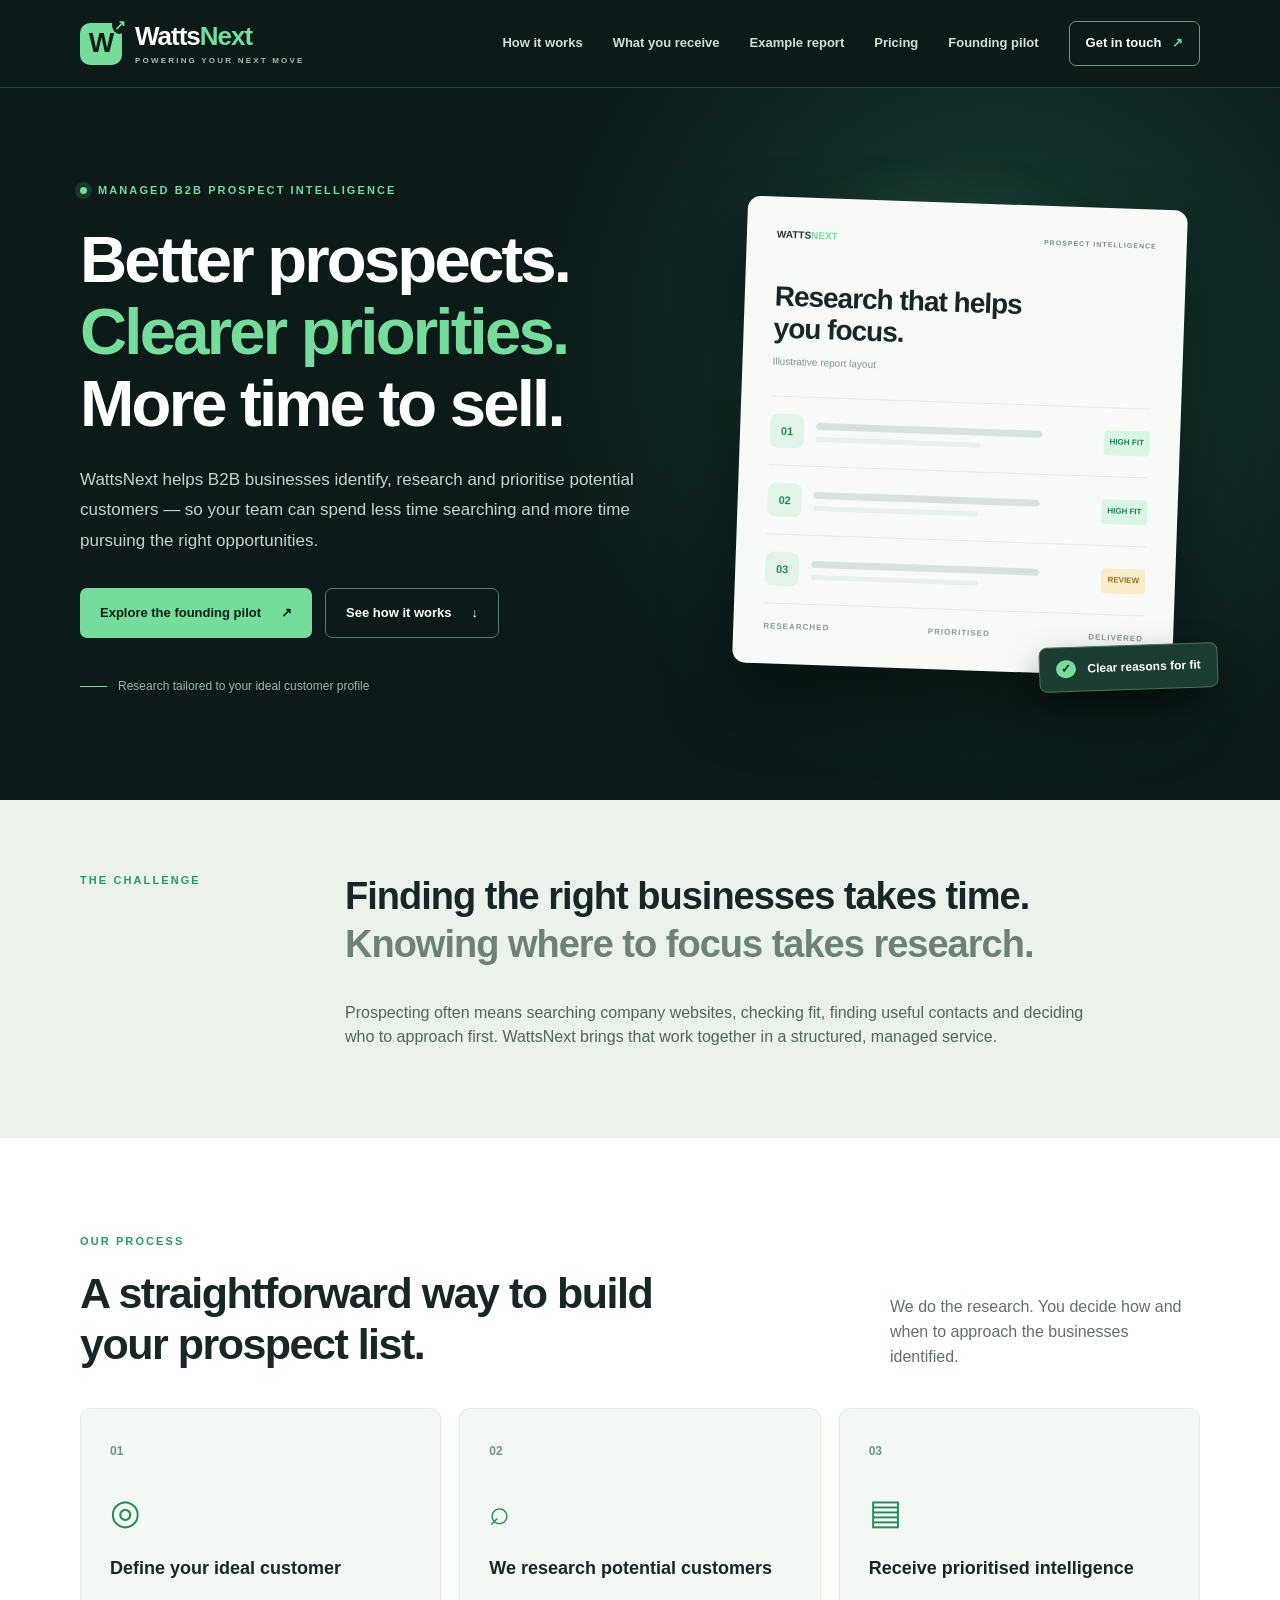
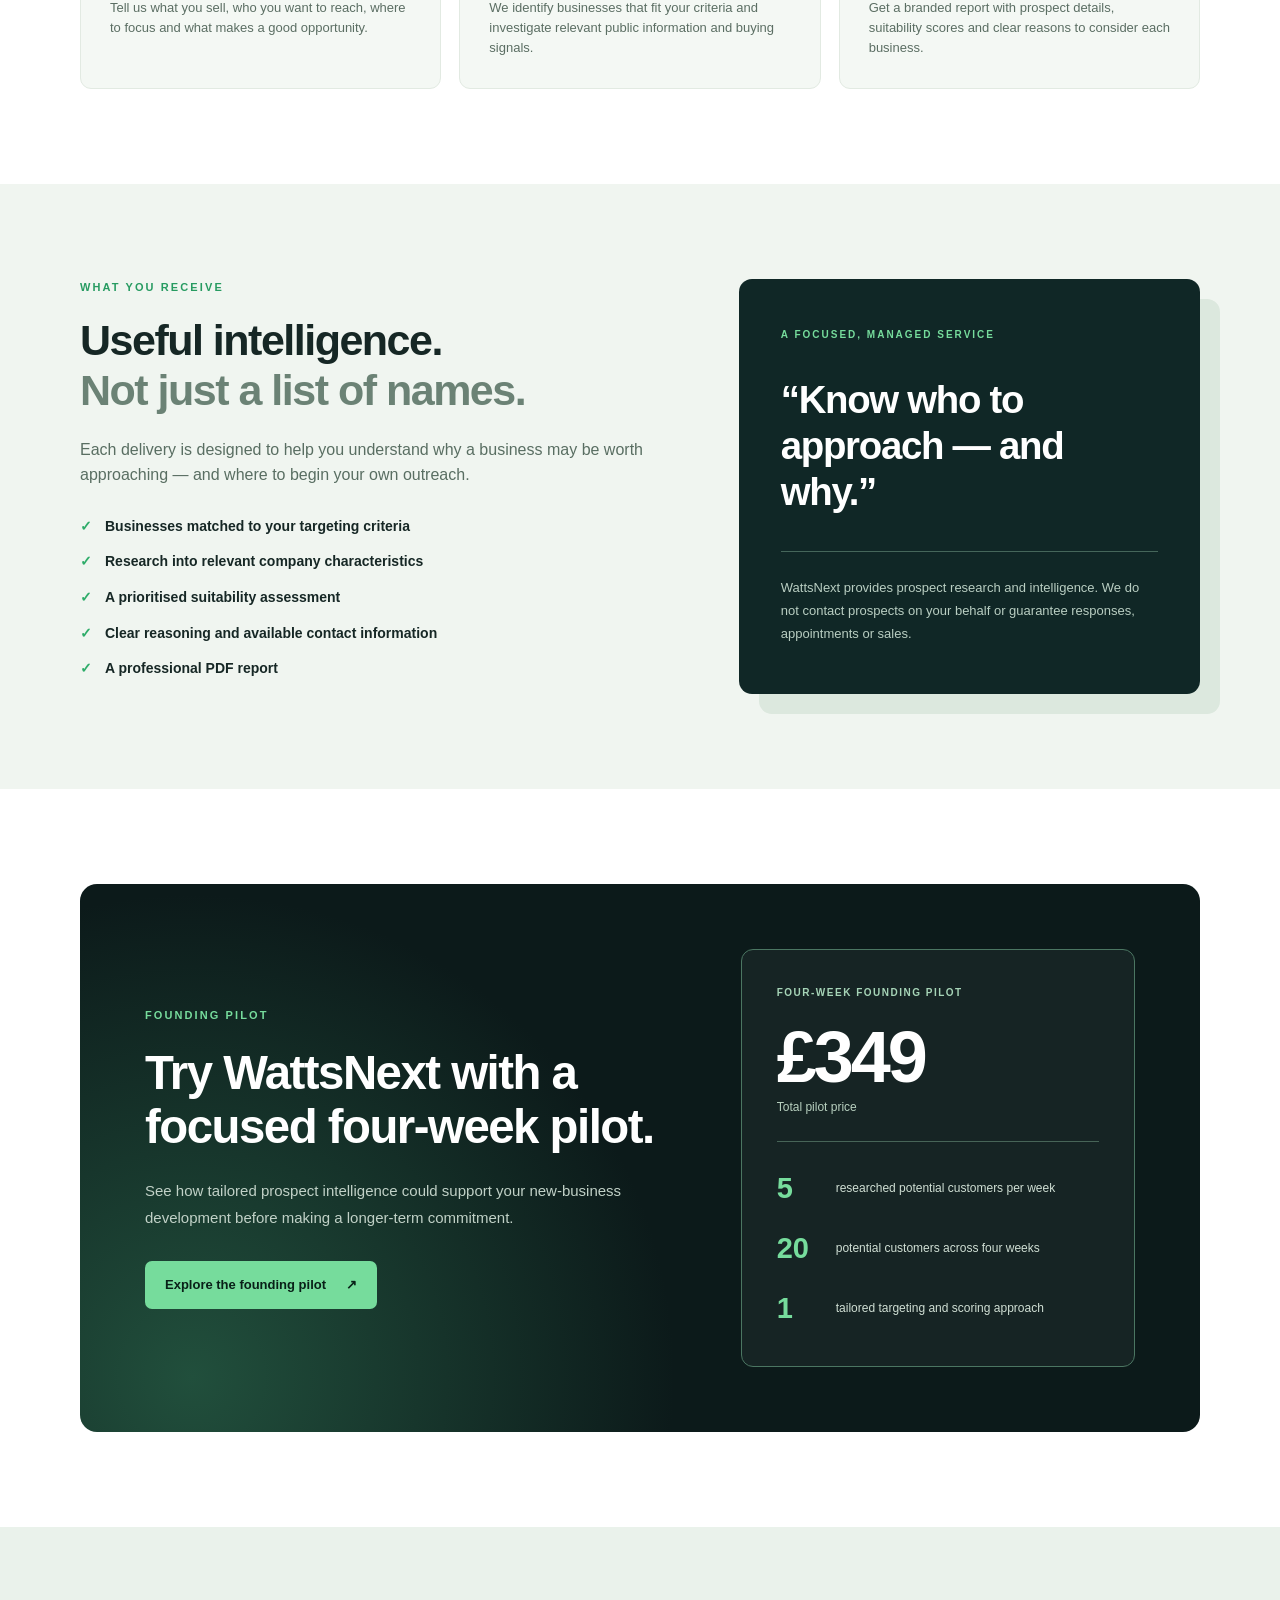
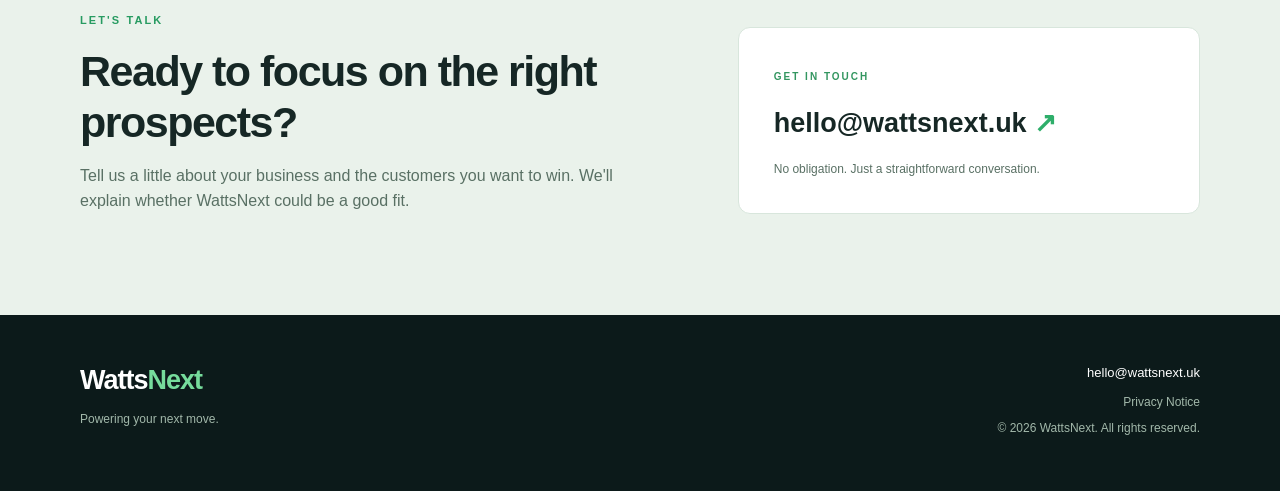
<file: index.html>
<!doctype html>
<html lang="en-GB">
<head>
<meta charset="utf-8"><meta name="viewport" content="width=device-width, initial-scale=1">
<meta name="description" content="WattsNext provides managed B2B prospect research: researched, prioritised potential customers matched to your ideal customer profile.">
<title>WattsNext | Powering your next move</title>
<link rel="stylesheet" href="styles.css?v=20261103-contrastfix">
</head>
<body>
<header class="site-header"><div class="wrap nav"><a class="brand" href="#top" aria-label="WattsNext home"><span class="mark">W<span class="spark">↗</span></span><span>Watts<span class="green">Next</span><small>POWERING YOUR NEXT MOVE</small></span></a><button class="mobile-menu-toggle" type="button" aria-controls="primary-navigation" aria-expanded="false" aria-label="Open navigation menu"><span class="menu-icon" aria-hidden="true">☰</span><span class="menu-label">Menu</span></button><nav id="primary-navigation" aria-label="Main navigation"><a href="how-it-works.html">How it works</a><a href="#deliverables">What you receive</a><a href="example-report.html">Example report</a><a href="pricing.html">Pricing</a><a href="founding-pilot.html">Founding pilot</a><a class="nav-contact" href="mailto:hello@wattsnext.uk?subject=WattsNext%20enquiry">Get in touch <span aria-hidden="true">↗</span></a></nav></div></header>
<main id="top">
<section class="hero"><div class="wrap hero-grid"><div><div class="eyebrow"><span class="dot"></span> MANAGED B2B PROSPECT INTELLIGENCE</div><h1>Better prospects.<br><em>Clearer priorities.</em><br>More time to sell.</h1><p class="lead">WattsNext helps B2B businesses identify, research and prioritise potential customers — so your team can spend less time searching and more time pursuing the right opportunities.</p><div class="actions"><a class="btn primary" href="founding-pilot.html">Explore the founding pilot <span aria-hidden="true">↗</span></a><a class="btn secondary" href="how-it-works.html">See how it works <span aria-hidden="true">↓</span></a></div><div class="hero-note"><span class="line"></span> Research tailored to your ideal customer profile</div></div><div class="hero-visual" aria-label="Illustration of a prioritised prospect intelligence report"><div class="glow"></div><div class="report"><div class="report-top"><span>WATTS<span class="green">NEXT</span></span><span>PROSPECT INTELLIGENCE</span></div><div class="report-title">Research that helps<br>you focus.</div><div class="report-sub">Illustrative report layout</div><div class="report-row"><span class="avatar">01</span><span class="fake-lines"><b></b><i></i></span><span class="score">HIGH FIT</span></div><div class="report-row"><span class="avatar">02</span><span class="fake-lines"><b></b><i></i></span><span class="score">HIGH FIT</span></div><div class="report-row"><span class="avatar">03</span><span class="fake-lines"><b></b><i></i></span><span class="score medium">REVIEW</span></div><div class="report-footer"><span>RESEARCHED</span><span>PRIORITISED</span><span>DELIVERED</span></div></div><div class="float-chip"><span class="check">✓</span> Clear reasons for fit</div></div></div></section>
<section class="intro"><div class="wrap intro-grid"><div class="section-label">THE CHALLENGE</div><div><h2>Finding the right businesses takes time. <span>Knowing where to focus takes research.</span></h2><p>Prospecting often means searching company websites, checking fit, finding useful contacts and deciding who to approach first. WattsNext brings that work together in a structured, managed service.</p></div></div></section>
<section class="section how" id="how"><div class="wrap"><div class="section-label">OUR PROCESS</div><div class="section-heading"><h2>A straightforward way to build your prospect list.</h2><p>We do the research. You decide how and when to approach the businesses identified.</p></div><div class="steps"><article class="step"><span class="step-number">01</span><div class="step-icon">◎</div><h3>Define your ideal customer</h3><p>Tell us what you sell, who you want to reach, where to focus and what makes a good opportunity.</p></article><article class="step"><span class="step-number">02</span><div class="step-icon">⌕</div><h3>We research potential customers</h3><p>We identify businesses that fit your criteria and investigate relevant public information and buying signals.</p></article><article class="step"><span class="step-number">03</span><div class="step-icon">▤</div><h3>Receive prioritised intelligence</h3><p>Get a branded report with prospect details, suitability scores and clear reasons to consider each business.</p></article></div></div></section>
<section class="section deliverables" id="deliverables"><div class="wrap deliver-grid"><div><div class="section-label">WHAT YOU RECEIVE</div><h2>Useful intelligence.<br><span>Not just a list of names.</span></h2><p>Each delivery is designed to help you understand why a business may be worth approaching — and where to begin your own outreach.</p><ul class="feature-list"><li><span>✓</span> Businesses matched to your targeting criteria</li><li><span>✓</span> Research into relevant company characteristics</li><li><span>✓</span> A prioritised suitability assessment</li><li><span>✓</span> Clear reasoning and available contact information</li><li><span>✓</span> A professional PDF report</li></ul></div><aside class="deliver-card"><div class="card-label">A FOCUSED, MANAGED SERVICE</div><div class="big-quote">“Know who to approach — and why.”</div><div class="card-rule"></div><p>WattsNext provides prospect research and intelligence. We do not contact prospects on your behalf or guarantee responses, appointments or sales.</p></aside></div></section>
<section class="section pilot-section" id="pilot"><div class="wrap"><div class="pilot-card"><div><div class="section-label light">FOUNDING PILOT</div><h2>Try WattsNext with a focused four-week pilot.</h2><p>See how tailored prospect intelligence could support your new-business development before making a longer-term commitment.</p><a class="btn primary" href="founding-pilot.html">Explore the founding pilot <span aria-hidden="true">↗</span></a></div><div class="price-box"><div class="price-label">FOUR-WEEK FOUNDING PILOT</div><div class="price">£349</div><div class="price-sub">Total pilot price</div><div class="price-rule"></div><div class="metric"><strong>5</strong><span>researched potential customers per week</span></div><div class="metric"><strong>20</strong><span>potential customers across four weeks</span></div><div class="metric"><strong>1</strong><span>tailored targeting and scoring approach</span></div></div></div></div></section>
<section class="contact-section" id="contact"><div class="wrap contact-grid"><div><div class="section-label">LET'S TALK</div><h2>Ready to focus on the right prospects?</h2><p>Tell us a little about your business and the customers you want to win. We'll explain whether WattsNext could be a good fit.</p></div><div class="contact-box"><span>GET IN TOUCH</span><a href="mailto:hello@wattsnext.uk?subject=WattsNext%20enquiry">hello@wattsnext.uk <span aria-hidden="true">↗</span></a><p>No obligation. Just a straightforward conversation.</p></div></div></section>
</main>
<footer><div class="wrap footer-grid"><div><a class="footer-brand" href="#top">Watts<span class="green">Next</span></a><p>Powering your next move.</p></div><div class="footer-right"><a href="mailto:hello@wattsnext.uk">hello@wattsnext.uk</a><p><a href="https://docs.google.com/document/d/1ftN30DPU0YbhLh_8CklvsjxT-NBt7JfH/edit?usp=drivesdk&ouid=116151901559799536463&rtpof=true&sd=true" target="_blank" rel="noopener noreferrer">Privacy Notice</a></p><p>© <span id="year">2026</span> WattsNext. All rights reserved.</p></div></div></footer>
<script>document.getElementById('year').textContent=new Date().getFullYear();</script>
<script>(function(){const toggle=document.querySelector('.mobile-menu-toggle');const nav=document.getElementById('primary-navigation');if(!toggle||!nav)return;function close(){toggle.setAttribute('aria-expanded','false');toggle.setAttribute('aria-label','Open navigation menu');nav.classList.remove('menu-open')}toggle.addEventListener('click',function(){const open=toggle.getAttribute('aria-expanded')!=='true';toggle.setAttribute('aria-expanded',String(open));toggle.setAttribute('aria-label',open?'Close navigation menu':'Open navigation menu');nav.classList.toggle('menu-open',open)});nav.querySelectorAll('a').forEach(a=>a.addEventListener('click',close));document.addEventListener('keydown',e=>{if(e.key==='Escape')close()});window.addEventListener('resize',()=>{if(window.innerWidth>850)close()})})();</script><script data-goatcounter="https://chris-wattsnext.goatcounter.com/count" async src="https://gc.zgo.at/count.js"></script></body></html>
</file>
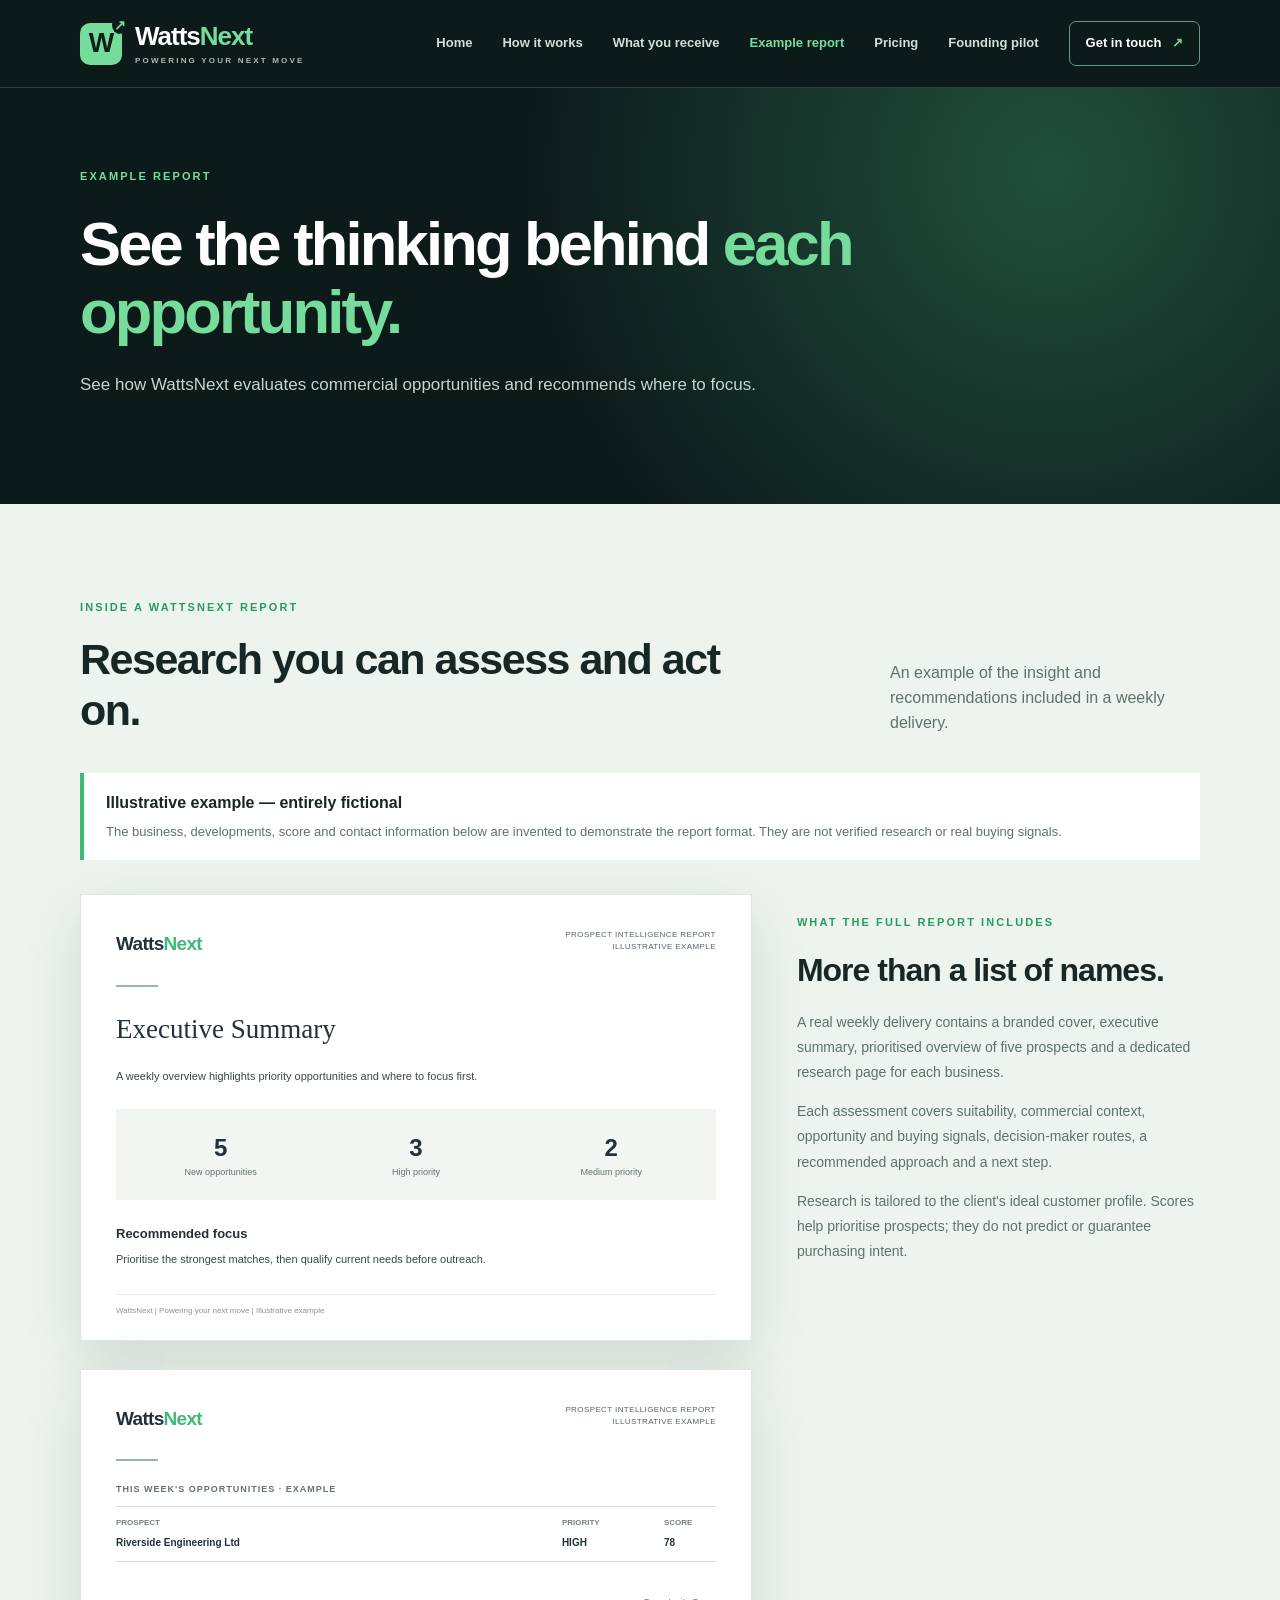
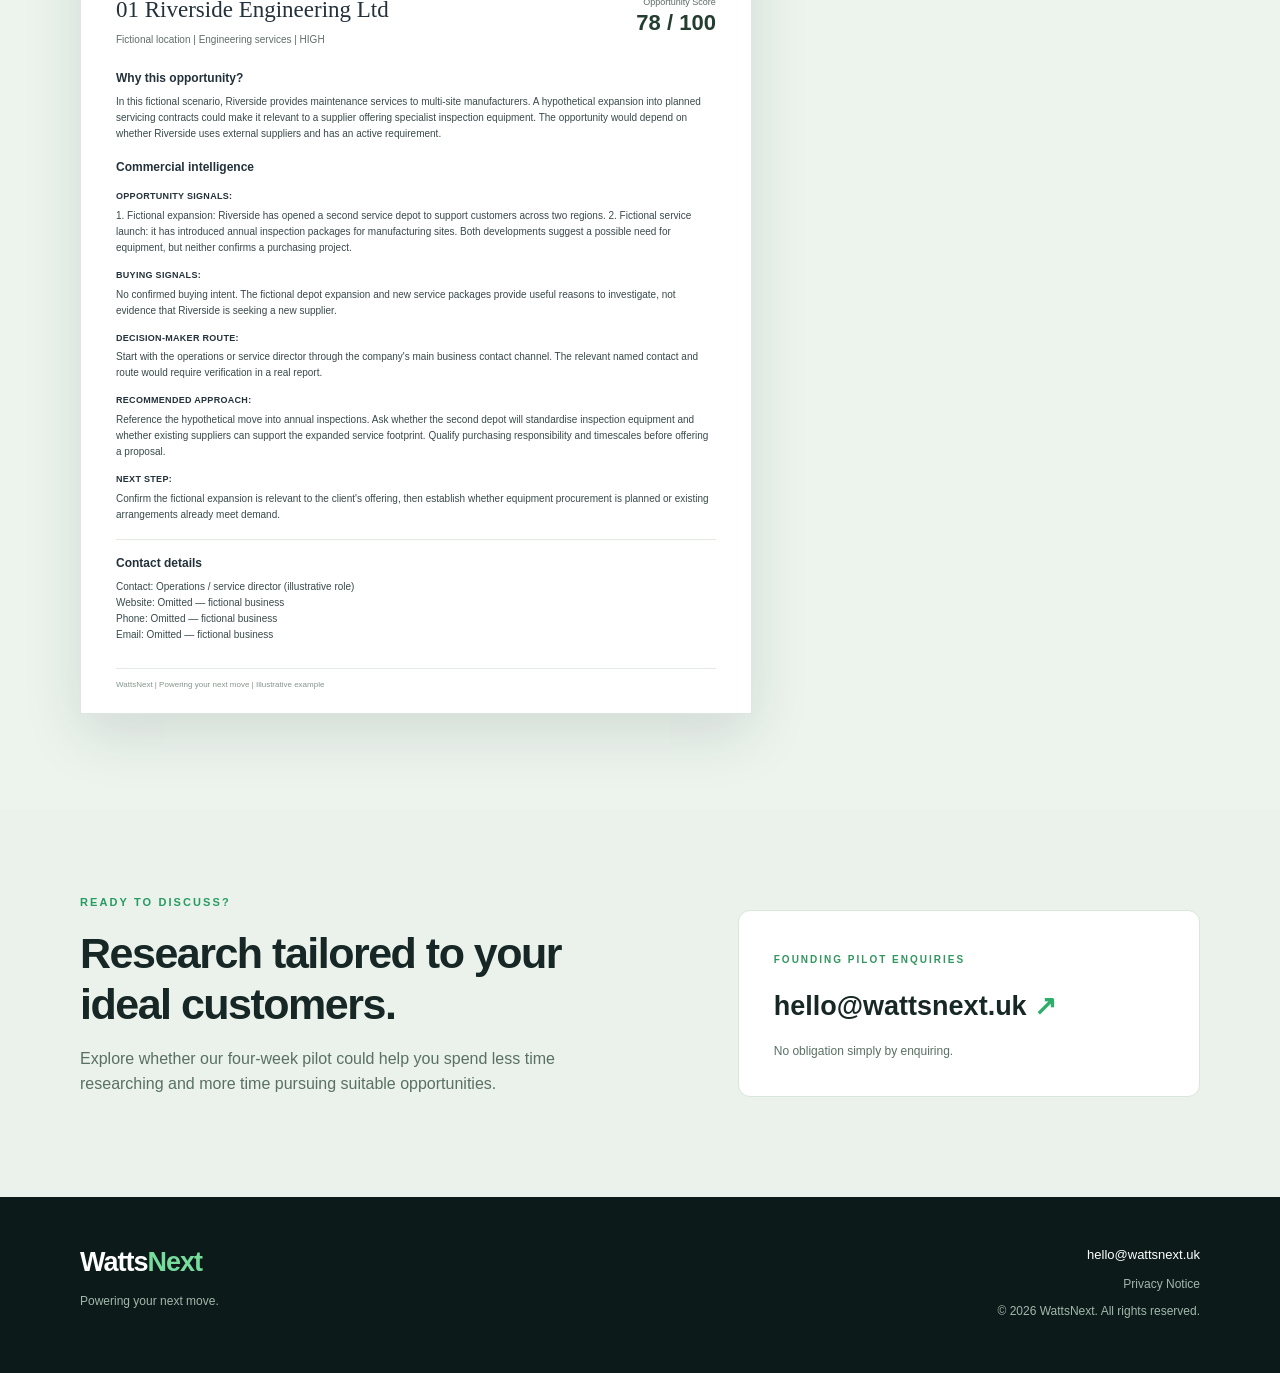
<file: example-report.html>
<!doctype html><html lang="en-GB"><head><meta charset="utf-8"><meta name="viewport" content="width=device-width, initial-scale=1"><meta name="description" content="Preview the format of a WattsNext prospect intelligence report using entirely fictional business information."><title>Example Report | WattsNext</title><link rel="stylesheet" href="styles.css?v=20261103-contrastfix"></head><body><header class="site-header"><div class="wrap nav"><a class="brand" href="index.html" aria-label="WattsNext home"><span class="mark">W<span class="spark">↗</span></span><span>Watts<span class="green">Next</span><small>POWERING YOUR NEXT MOVE</small></span></a><button class="mobile-menu-toggle" type="button" aria-controls="primary-navigation" aria-expanded="false" aria-label="Open navigation menu"><span class="menu-icon" aria-hidden="true">☰</span><span class="menu-label">Menu</span></button><nav id="primary-navigation" aria-label="Main navigation"><a href="index.html">Home</a><a href="how-it-works.html">How it works</a><a href="index.html#deliverables">What you receive</a><a href="example-report.html" aria-current="page">Example report</a><a href="pricing.html">Pricing</a><a href="founding-pilot.html">Founding pilot</a><a class="nav-contact" href="mailto:hello@wattsnext.uk?subject=WattsNext%20enquiry">Get in touch <span aria-hidden="true">↗</span></a></nav></div></header><main><section class="inner-hero"><div class="wrap"><div class="section-label light">EXAMPLE REPORT</div><h1>See the thinking behind <em>each opportunity.</em></h1><p class="lead">See how WattsNext evaluates commercial opportunities and recommends where to focus.</p></div></section>
<section class="section report-showcase example-report-page"><div class="wrap"><div class="section-label">INSIDE A WATTSNEXT REPORT</div><div class="section-heading"><h2>Research you can assess and act on.</h2><p>An example of the insight and recommendations included in a weekly delivery.</p></div>
<div class="report-disclaimer"><strong>Illustrative example — entirely fictional</strong><p>The business, developments, score and contact information below are invented to demonstrate the report format. They are not verified research or real buying signals.</p></div>
<div class="example-report-layout"><div class="report-preview-stack">
<article class="document-preview sample-summary" aria-label="Illustrative weekly report summary"><div class="document-top"><strong>Watts<span>Next</span></strong><small>PROSPECT INTELLIGENCE REPORT<br>ILLUSTRATIVE EXAMPLE</small></div><div class="document-accent"></div><h3 class="sample-doc-title">Executive Summary</h3><p class="sample-doc-copy">A weekly overview highlights priority opportunities and where to focus first.</p><div class="sample-summary-metrics"><div><strong>5</strong><span>New opportunities</span></div><div><strong>3</strong><span>High priority</span></div><div><strong>2</strong><span>Medium priority</span></div></div><h4>Recommended focus</h4><p class="sample-doc-copy">Prioritise the strongest matches, then qualify current needs before outreach.</p><div class="document-foot">WattsNext | Powering your next move | Illustrative example</div></article>
<article class="document-preview" aria-label="Illustrative fictional prospect research page"><div class="document-top"><strong>Watts<span>Next</span></strong><small>PROSPECT INTELLIGENCE REPORT<br>ILLUSTRATIVE EXAMPLE</small></div><div class="document-accent"></div><div class="document-overline">THIS WEEK'S OPPORTUNITIES · EXAMPLE</div><div class="document-mini-table"><span>PROSPECT</span><span>PRIORITY</span><span>SCORE</span><strong>Riverside Engineering Ltd</strong><b>HIGH</b><b>78</b></div>
<div class="document-heading"><div><h3>01 Riverside Engineering Ltd</h3><p>Fictional location | Engineering services | HIGH</p></div><div class="document-score"><small>Opportunity Score</small><strong>78 / 100</strong></div></div>
<div class="document-section"><h4>Why this opportunity?</h4><p>In this fictional scenario, Riverside provides maintenance services to multi-site manufacturers. A hypothetical expansion into planned servicing contracts could make it relevant to a supplier offering specialist inspection equipment. The opportunity would depend on whether Riverside uses external suppliers and has an active requirement.</p></div>
<div class="document-section"><h4>Commercial intelligence</h4><h5>OPPORTUNITY SIGNALS:</h5><p>1. Fictional expansion: Riverside has opened a second service depot to support customers across two regions. 2. Fictional service launch: it has introduced annual inspection packages for manufacturing sites. Both developments suggest a possible need for equipment, but neither confirms a purchasing project.</p><h5>BUYING SIGNALS:</h5><p>No confirmed buying intent. The fictional depot expansion and new service packages provide useful reasons to investigate, not evidence that Riverside is seeking a new supplier.</p><h5>DECISION-MAKER ROUTE:</h5><p>Start with the operations or service director through the company's main business contact channel. The relevant named contact and route would require verification in a real report.</p><h5>RECOMMENDED APPROACH:</h5><p>Reference the hypothetical move into annual inspections. Ask whether the second depot will standardise inspection equipment and whether existing suppliers can support the expanded service footprint. Qualify purchasing responsibility and timescales before offering a proposal.</p><h5>NEXT STEP:</h5><p>Confirm the fictional expansion is relevant to the client's offering, then establish whether equipment procurement is planned or existing arrangements already meet demand.</p></div>
<div class="document-section document-contacts"><h4>Contact details</h4><p>Contact: Operations / service director (illustrative role)<br>Website: Omitted — fictional business<br>Phone: Omitted — fictional business<br>Email: Omitted — fictional business</p></div><div class="document-foot">WattsNext | Powering your next move | Illustrative example</div></article>
</div><aside class="showcase-aside"><div class="section-label">WHAT THE FULL REPORT INCLUDES</div><h3>More than a list of names.</h3><p>A real weekly delivery contains a branded cover, executive summary, prioritised overview of five prospects and a dedicated research page for each business.</p><p>Each assessment covers suitability, commercial context, opportunity and buying signals, decision-maker routes, a recommended approach and a next step.</p><p>Research is tailored to the client's ideal customer profile. Scores help prioritise prospects; they do not predict or guarantee purchasing intent.</p></aside></div></div></section>
<section class="contact-section"><div class="wrap contact-grid"><div><div class="section-label">READY TO DISCUSS?</div><h2>Research tailored to your ideal customers.</h2><p>Explore whether our four-week pilot could help you spend less time researching and more time pursuing suitable opportunities.</p></div><div class="contact-box"><span>FOUNDING PILOT ENQUIRIES</span><a href="mailto:hello@wattsnext.uk?subject=WattsNext%20%C2%A3349%20founding%20pilot%20enquiry">hello@wattsnext.uk <span aria-hidden="true">↗</span></a><p>No obligation simply by enquiring.</p></div></div></section></main><footer><div class="wrap footer-grid"><div><a class="footer-brand" href="index.html">Watts<span class="green">Next</span></a><p>Powering your next move.</p></div><div class="footer-right"><a href="mailto:hello@wattsnext.uk">hello@wattsnext.uk</a><p><a href="https://docs.google.com/document/d/1ftN30DPU0YbhLh_8CklvsjxT-NBt7JfH/edit?usp=drivesdk&amp;ouid=116151901559799536463&amp;rtpof=true&amp;sd=true" target="_blank" rel="noopener noreferrer">Privacy Notice</a></p><p>© <span id="year">2026</span> WattsNext. All rights reserved.</p></div></div></footer><script>document.getElementById('year').textContent=new Date().getFullYear();</script><script>(function(){const toggle=document.querySelector('.mobile-menu-toggle');const nav=document.getElementById('primary-navigation');if(!toggle||!nav)return;function close(){toggle.setAttribute('aria-expanded','false');toggle.setAttribute('aria-label','Open navigation menu');nav.classList.remove('menu-open')}toggle.addEventListener('click',function(){const open=toggle.getAttribute('aria-expanded')!=='true';toggle.setAttribute('aria-expanded',String(open));toggle.setAttribute('aria-label',open?'Close navigation menu':'Open navigation menu');nav.classList.toggle('menu-open',open)});nav.querySelectorAll('a').forEach(a=>a.addEventListener('click',close));document.addEventListener('keydown',e=>{if(e.key==='Escape')close()});window.addEventListener('resize',()=>{if(window.innerWidth>850)close()})})();</script><script data-goatcounter="https://chris-wattsnext.goatcounter.com/count" async src="https://gc.zgo.at/count.js"></script></body></html>
</file>
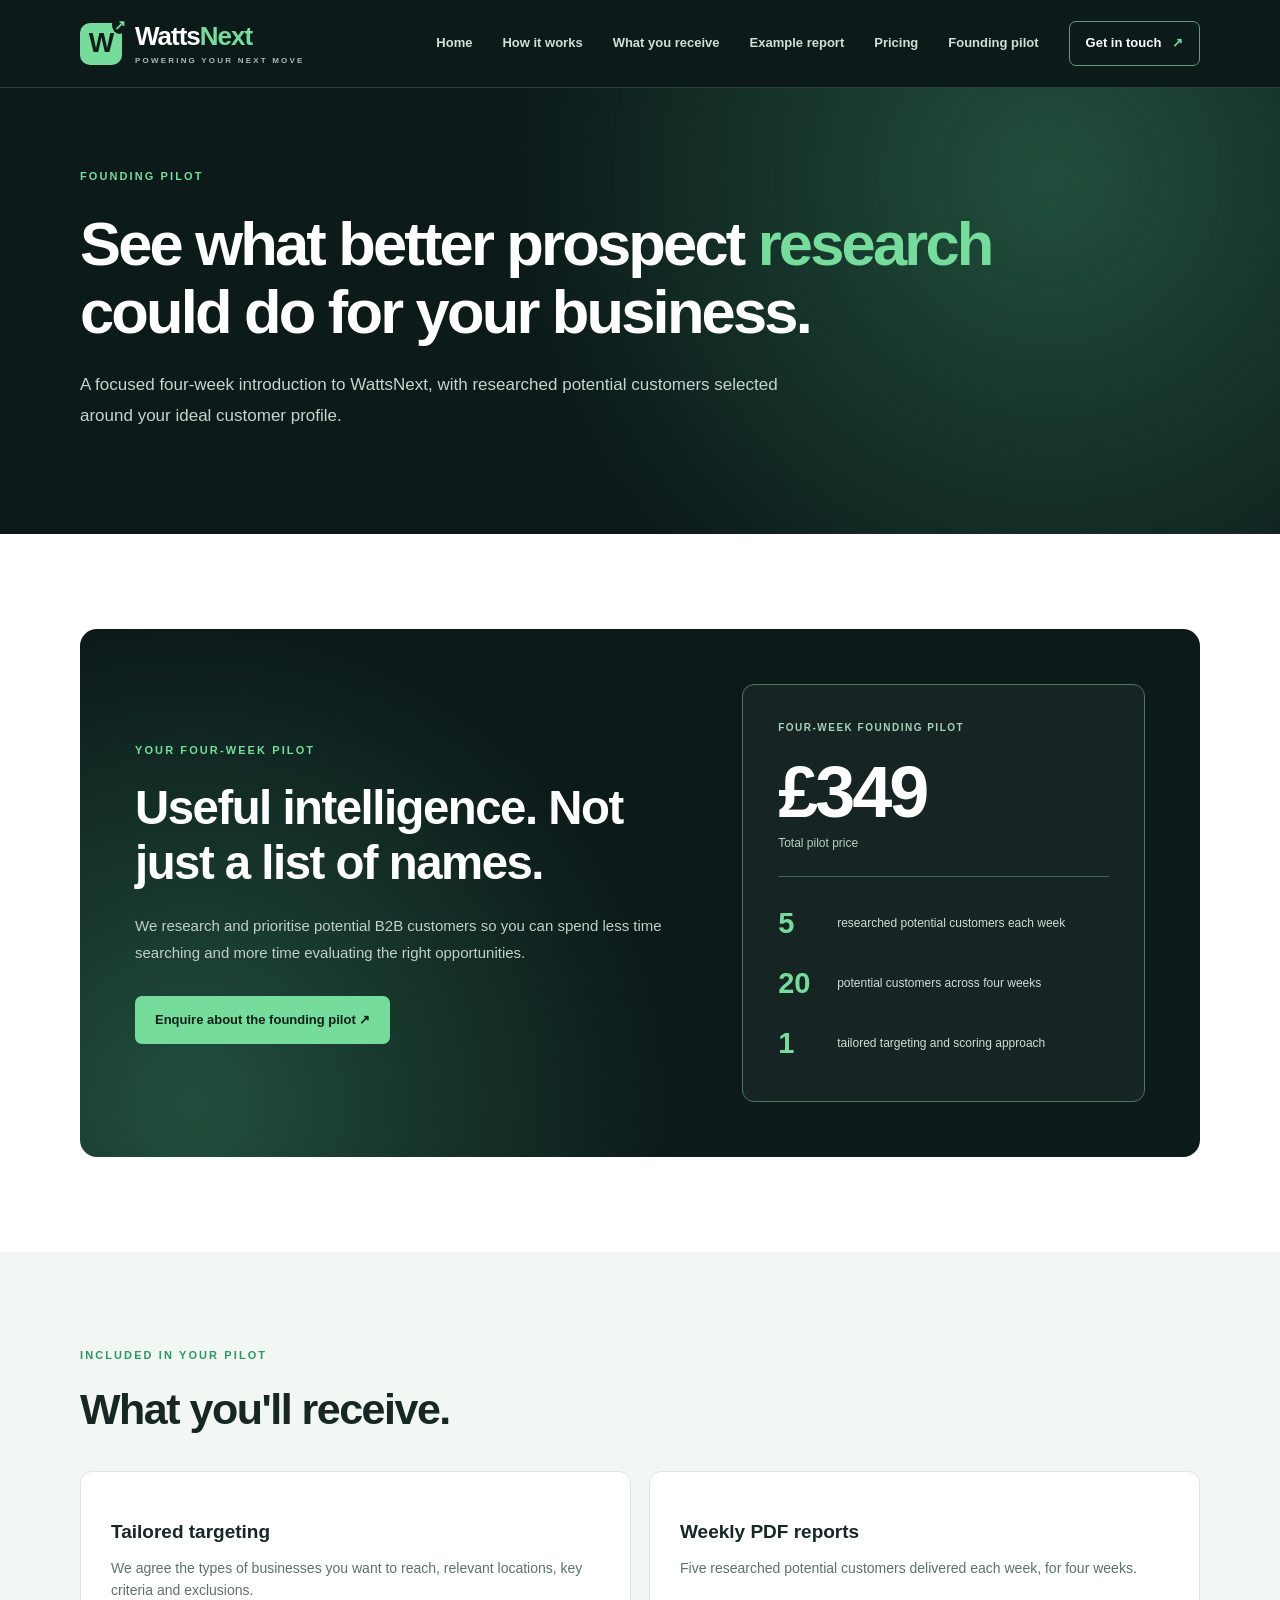
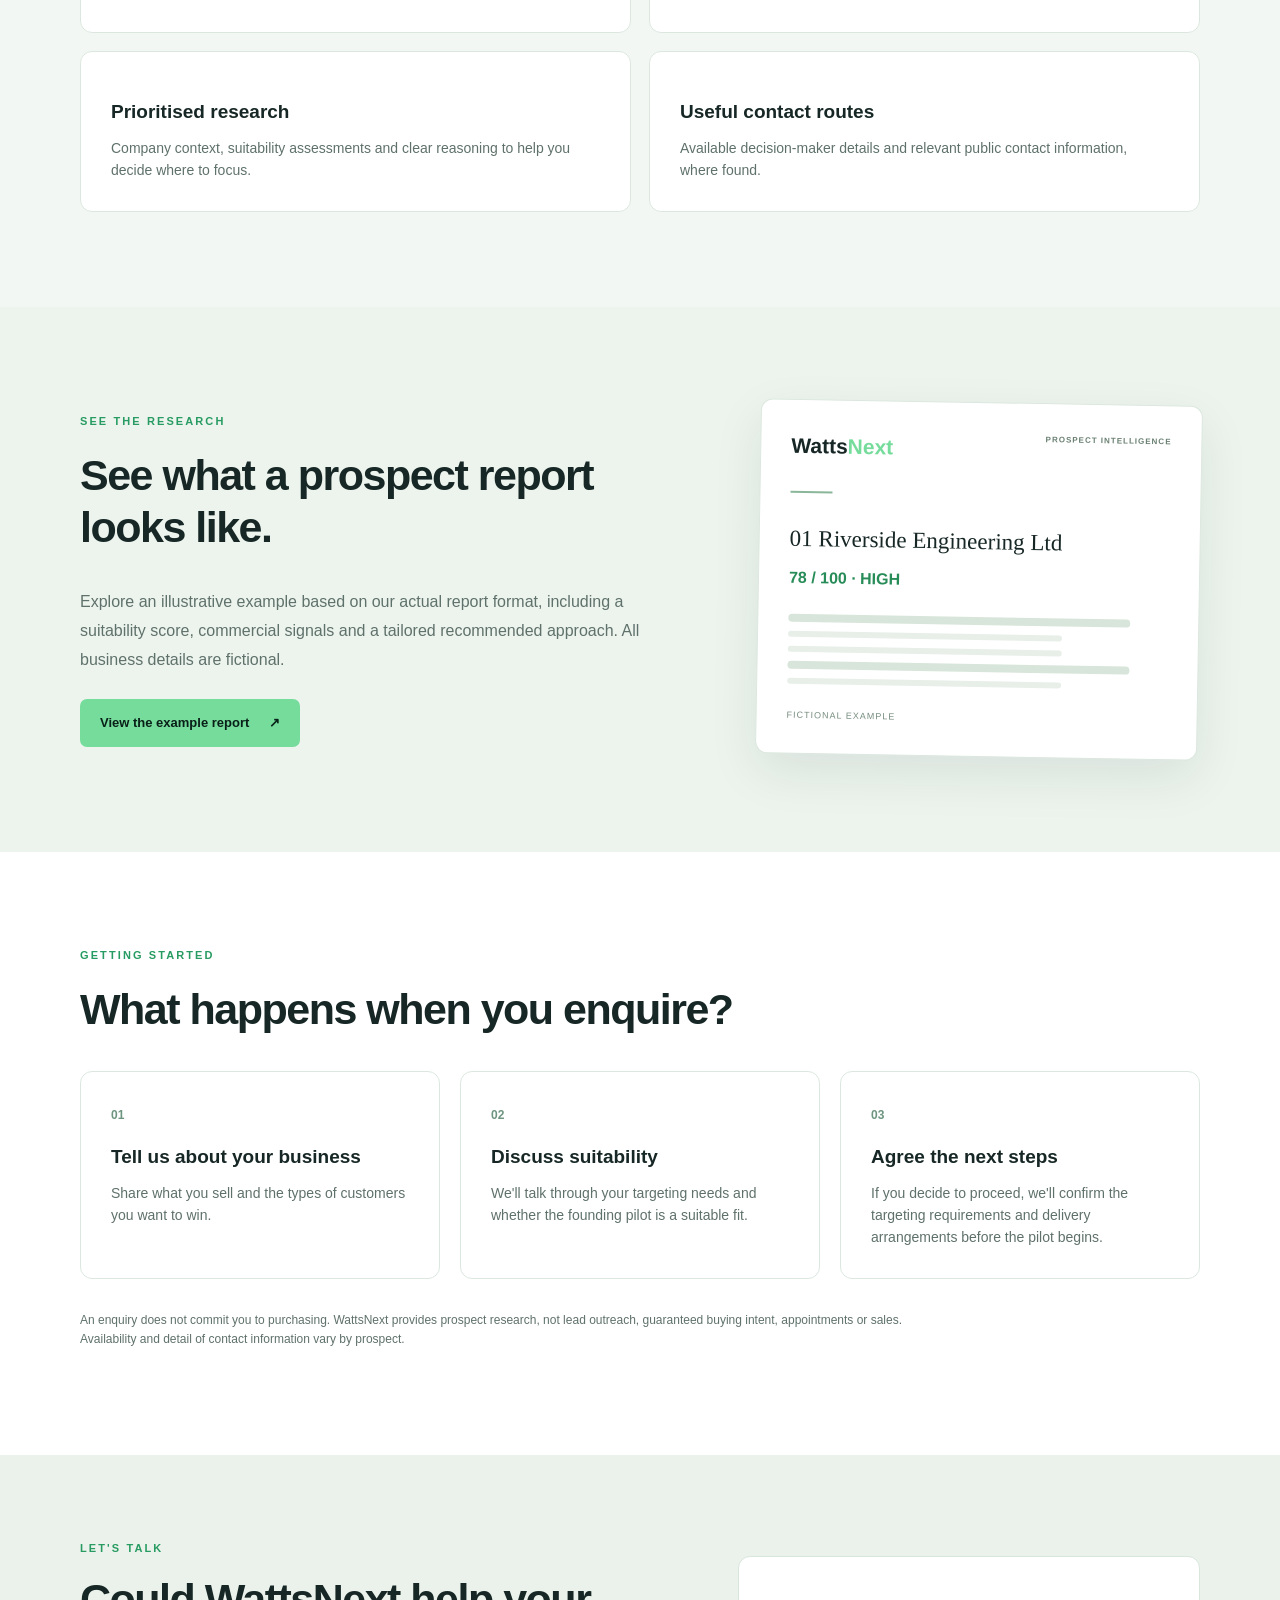
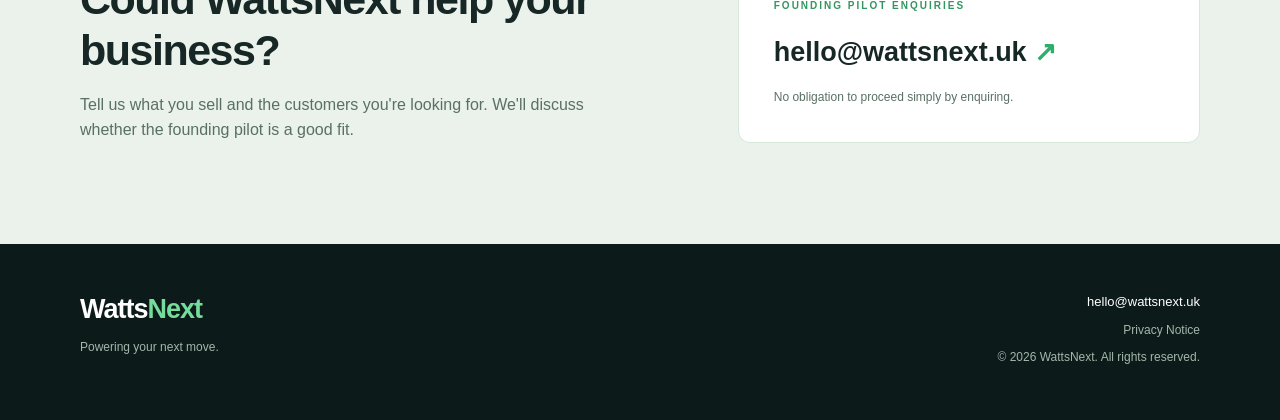
<file: founding-pilot.html>
<!doctype html><html lang="en-GB"><head><meta charset="utf-8"><meta name="viewport" content="width=device-width, initial-scale=1"><meta name="description" content="Explore the WattsNext £349 four-week founding pilot: five researched potential B2B customers per week."><title>Founding Pilot | WattsNext</title><link rel="stylesheet" href="styles.css?v=20261103-contrastfix"></head><body><header class="site-header"><div class="wrap nav"><a class="brand" href="index.html" aria-label="WattsNext home"><span class="mark">W<span class="spark">↗</span></span><span>Watts<span class="green">Next</span><small>POWERING YOUR NEXT MOVE</small></span></a><button class="mobile-menu-toggle" type="button" aria-controls="primary-navigation" aria-expanded="false" aria-label="Open navigation menu"><span class="menu-icon" aria-hidden="true">☰</span><span class="menu-label">Menu</span></button><nav id="primary-navigation" aria-label="Main navigation"><a href="index.html">Home</a><a href="how-it-works.html">How it works</a><a href="index.html#deliverables">What you receive</a><a href="example-report.html">Example report</a><a href="pricing.html">Pricing</a><a href="founding-pilot.html">Founding pilot</a><a class="nav-contact" href="mailto:hello@wattsnext.uk?subject=WattsNext%20enquiry">Get in touch <span aria-hidden="true">↗</span></a></nav></div></header><main><section class="inner-hero"><div class="wrap"><div class="section-label light">FOUNDING PILOT</div><h1>See what better prospect <em>research</em> could do for your business.</h1><p class="lead">A focused four-week introduction to WattsNext, with researched potential customers selected around your ideal customer profile.</p></div></section>
<section class="section"><div class="wrap"><div class="pilot-card pilot-page-card"><div><div class="section-label light">YOUR FOUR-WEEK PILOT</div><h2>Useful intelligence. Not just a list of names.</h2><p>We research and prioritise potential B2B customers so you can spend less time searching and more time evaluating the right opportunities.</p><a class="btn primary" href="mailto:hello@wattsnext.uk?subject=WattsNext%20%C2%A3349%20founding%20pilot%20enquiry">Enquire about the founding pilot ↗</a></div><div class="price-box"><div class="price-label">FOUR-WEEK FOUNDING PILOT</div><div class="price">£349</div><div class="price-sub">Total pilot price</div><div class="price-rule"></div><div class="metric"><strong>5</strong><span>researched potential customers each week</span></div><div class="metric"><strong>20</strong><span>potential customers across four weeks</span></div><div class="metric"><strong>1</strong><span>tailored targeting and scoring approach</span></div></div></div></div></section>
<section class="section muted-section"><div class="wrap"><div class="section-label">INCLUDED IN YOUR PILOT</div><h2 class="inner-title">What you'll receive.</h2><div class="info-grid"><article class="info-card"><h3>Tailored targeting</h3><p>We agree the types of businesses you want to reach, relevant locations, key criteria and exclusions.</p></article><article class="info-card"><h3>Weekly PDF reports</h3><p>Five researched potential customers delivered each week, for four weeks.</p></article><article class="info-card"><h3>Prioritised research</h3><p>Company context, suitability assessments and clear reasoning to help you decide where to focus.</p></article><article class="info-card"><h3>Useful contact routes</h3><p>Available decision-maker details and relevant public contact information, where found.</p></article></div></div></section>

<section class="section preview-teaser"><div class="wrap teaser-grid"><div><div class="section-label">SEE THE RESEARCH</div><h2 class="inner-title">See what a prospect report looks like.</h2><p>Explore an illustrative example based on our actual report format, including a suitability score, commercial signals and a tailored recommended approach. All business details are fictional.</p><a class="btn primary" href="example-report.html">View the example report <span aria-hidden="true">↗</span></a></div><div class="teaser-document" aria-hidden="true"><div class="teaser-top">Watts<span class="green">Next</span><small>PROSPECT INTELLIGENCE</small></div><div class="teaser-rule"></div><div class="teaser-name">01 Riverside Engineering Ltd</div><div class="teaser-score">78 / 100 · HIGH</div><div class="teaser-lines"><b></b><i></i><i></i><b></b><i></i></div><div class="teaser-caption">FICTIONAL EXAMPLE</div></div></div></section>
<section class="section"><div class="wrap"><div class="section-label">GETTING STARTED</div><h2 class="inner-title">What happens when you enquire?</h2><div class="detail-steps three"><article class="detail-step"><span class="step-number">01</span><h3>Tell us about your business</h3><p>Share what you sell and the types of customers you want to win.</p></article><article class="detail-step"><span class="step-number">02</span><h3>Discuss suitability</h3><p>We'll talk through your targeting needs and whether the founding pilot is a suitable fit.</p></article><article class="detail-step"><span class="step-number">03</span><h3>Agree the next steps</h3><p>If you decide to proceed, we'll confirm the targeting requirements and delivery arrangements before the pilot begins.</p></article></div><p class="fine-print">An enquiry does not commit you to purchasing. WattsNext provides prospect research, not lead outreach, guaranteed buying intent, appointments or sales. Availability and detail of contact information vary by prospect.</p></div></section>
<section class="contact-section"><div class="wrap contact-grid"><div><div class="section-label">LET'S TALK</div><h2>Could WattsNext help your business?</h2><p>Tell us what you sell and the customers you're looking for. We'll discuss whether the founding pilot is a good fit.</p></div><div class="contact-box"><span>FOUNDING PILOT ENQUIRIES</span><a href="mailto:hello@wattsnext.uk?subject=WattsNext%20%C2%A3349%20founding%20pilot%20enquiry">hello@wattsnext.uk <span aria-hidden="true">↗</span></a><p>No obligation to proceed simply by enquiring.</p></div></div></section></main><footer><div class="wrap footer-grid"><div><a class="footer-brand" href="index.html">Watts<span class="green">Next</span></a><p>Powering your next move.</p></div><div class="footer-right"><a href="mailto:hello@wattsnext.uk">hello@wattsnext.uk</a><p><a href="https://docs.google.com/document/d/1ftN30DPU0YbhLh_8CklvsjxT-NBt7JfH/edit?usp=drivesdk&amp;ouid=116151901559799536463&amp;rtpof=true&amp;sd=true" target="_blank" rel="noopener noreferrer">Privacy Notice</a></p><p>© <span id="year">2026</span> WattsNext. All rights reserved.</p></div></div></footer><script>document.getElementById('year').textContent=new Date().getFullYear();</script><script>(function(){const toggle=document.querySelector('.mobile-menu-toggle');const nav=document.getElementById('primary-navigation');if(!toggle||!nav)return;function close(){toggle.setAttribute('aria-expanded','false');toggle.setAttribute('aria-label','Open navigation menu');nav.classList.remove('menu-open')}toggle.addEventListener('click',function(){const open=toggle.getAttribute('aria-expanded')!=='true';toggle.setAttribute('aria-expanded',String(open));toggle.setAttribute('aria-label',open?'Close navigation menu':'Open navigation menu');nav.classList.toggle('menu-open',open)});nav.querySelectorAll('a').forEach(a=>a.addEventListener('click',close));document.addEventListener('keydown',e=>{if(e.key==='Escape')close()});window.addEventListener('resize',()=>{if(window.innerWidth>850)close()})})();</script><script data-goatcounter="https://chris-wattsnext.goatcounter.com/count" async src="https://gc.zgo.at/count.js"></script></body></html>
</file>
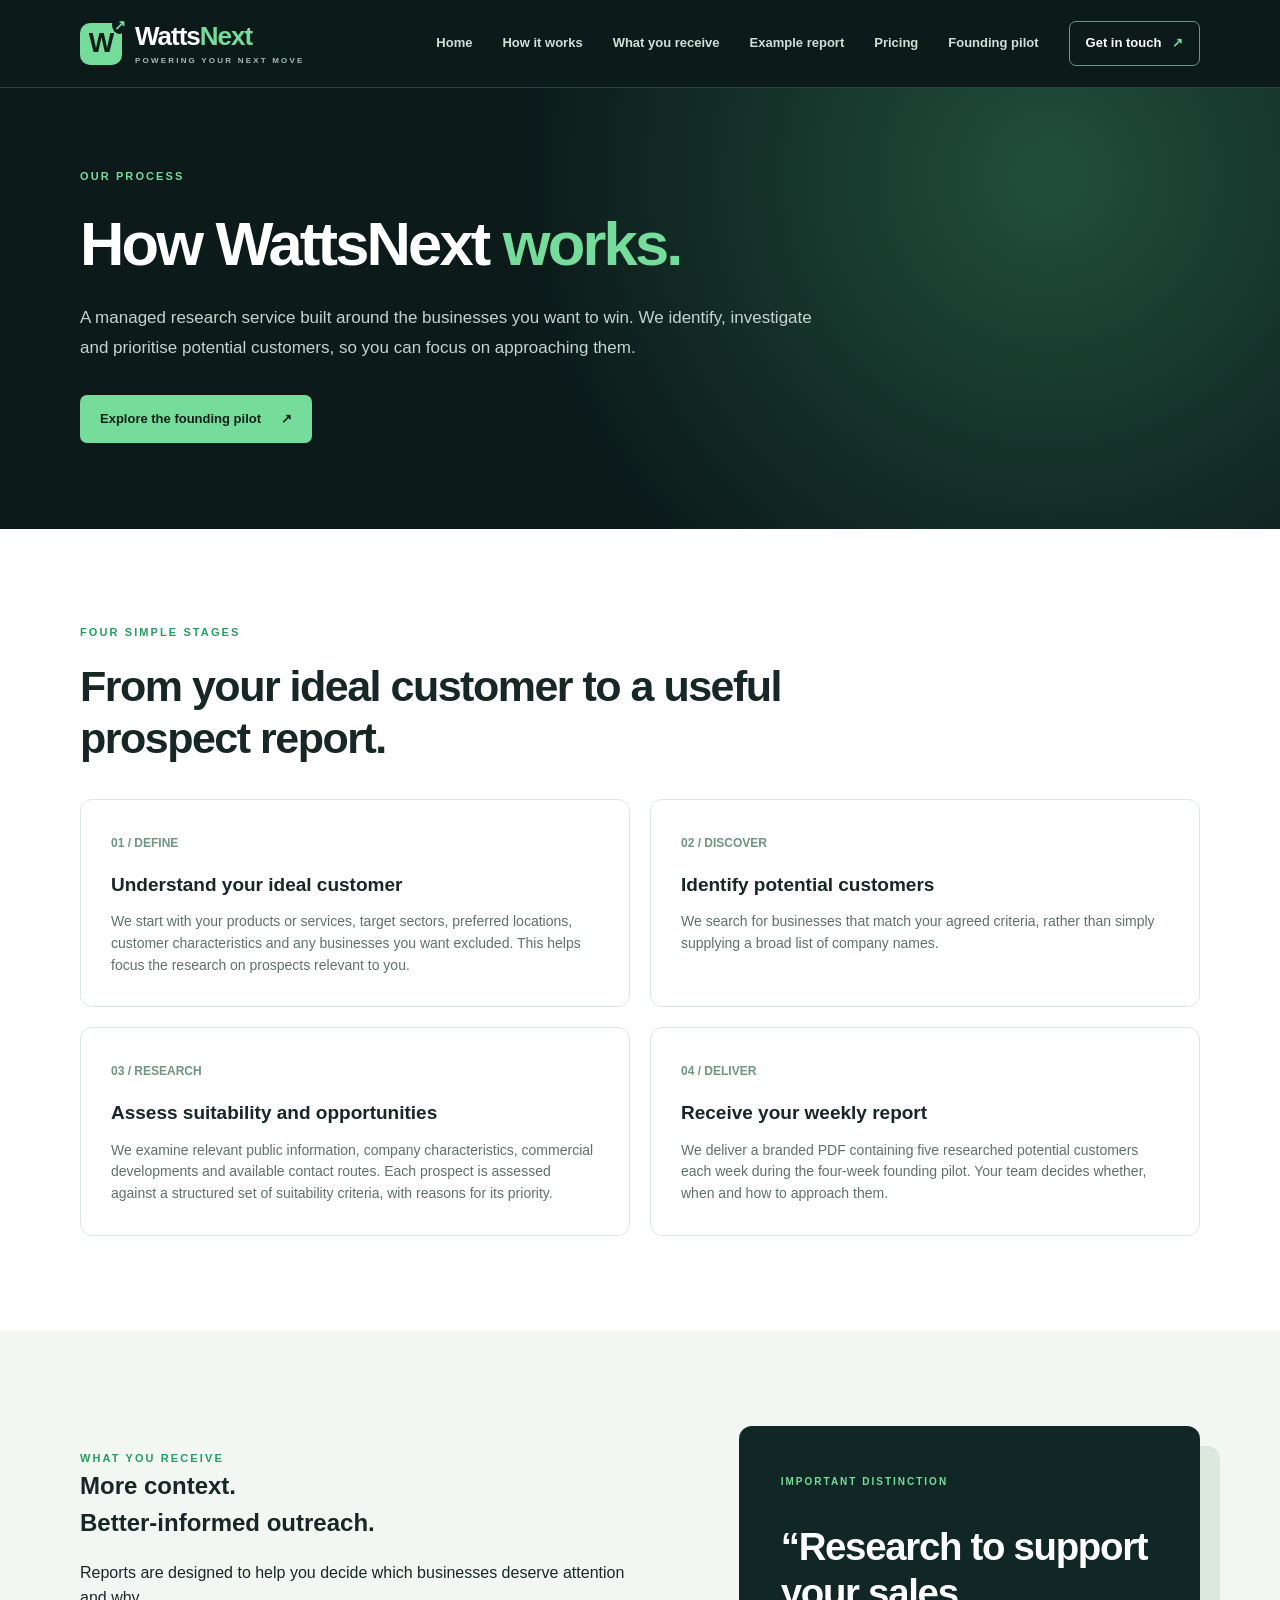
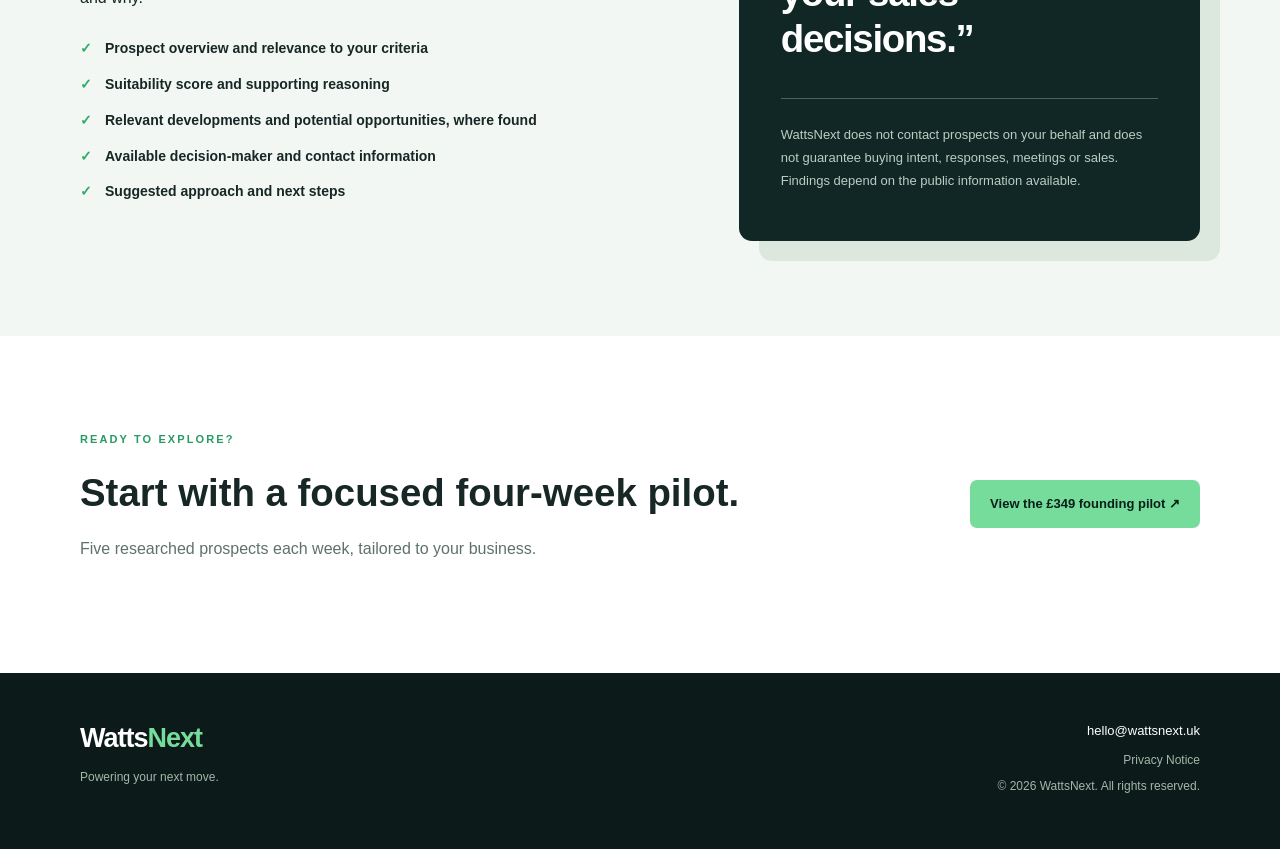
<file: how-it-works.html>
<!doctype html><html lang="en-GB"><head><meta charset="utf-8"><meta name="viewport" content="width=device-width, initial-scale=1"><meta name="description" content="Learn how WattsNext discovers, researches and prioritises potential B2B customers."><title>How It Works | WattsNext</title><link rel="stylesheet" href="styles.css?v=20261103-contrastfix"></head><body><header class="site-header"><div class="wrap nav"><a class="brand" href="index.html" aria-label="WattsNext home"><span class="mark">W<span class="spark">↗</span></span><span>Watts<span class="green">Next</span><small>POWERING YOUR NEXT MOVE</small></span></a><button class="mobile-menu-toggle" type="button" aria-controls="primary-navigation" aria-expanded="false" aria-label="Open navigation menu"><span class="menu-icon" aria-hidden="true">☰</span><span class="menu-label">Menu</span></button><nav id="primary-navigation" aria-label="Main navigation"><a href="index.html">Home</a><a href="how-it-works.html">How it works</a><a href="index.html#deliverables">What you receive</a><a href="example-report.html">Example report</a><a href="pricing.html">Pricing</a><a href="founding-pilot.html">Founding pilot</a><a class="nav-contact" href="mailto:hello@wattsnext.uk?subject=WattsNext%20enquiry">Get in touch <span aria-hidden="true">↗</span></a></nav></div></header><main><section class="inner-hero"><div class="wrap"><div class="section-label light">OUR PROCESS</div><h1>How WattsNext <em>works.</em></h1><p class="lead">A managed research service built around the businesses you want to win. We identify, investigate and prioritise potential customers, so you can focus on approaching them.</p><div class="actions"><a class="btn primary" href="founding-pilot.html">Explore the founding pilot <span aria-hidden="true">↗</span></a></div></div></section>
<section class="section"><div class="wrap"><div class="section-label">FOUR SIMPLE STAGES</div><h2 class="inner-title">From your ideal customer to a useful prospect report.</h2><div class="detail-steps"><article class="detail-step"><span class="step-number">01 / DEFINE</span><h3>Understand your ideal customer</h3><p>We start with your products or services, target sectors, preferred locations, customer characteristics and any businesses you want excluded. This helps focus the research on prospects relevant to you.</p></article><article class="detail-step"><span class="step-number">02 / DISCOVER</span><h3>Identify potential customers</h3><p>We search for businesses that match your agreed criteria, rather than simply supplying a broad list of company names.</p></article><article class="detail-step"><span class="step-number">03 / RESEARCH</span><h3>Assess suitability and opportunities</h3><p>We examine relevant public information, company characteristics, commercial developments and available contact routes. Each prospect is assessed against a structured set of suitability criteria, with reasons for its priority.</p></article><article class="detail-step"><span class="step-number">04 / DELIVER</span><h3>Receive your weekly report</h3><p>We deliver a branded PDF containing five researched potential customers each week during the four-week founding pilot. Your team decides whether, when and how to approach them.</p></article></div></div></section>
<section class="section muted-section"><div class="wrap deliver-grid"><div><div class="section-label">WHAT YOU RECEIVE</div><h2>More context.<br><span>Better-informed outreach.</span></h2><p>Reports are designed to help you decide which businesses deserve attention and why.</p><ul class="feature-list"><li><span>✓</span> Prospect overview and relevance to your criteria</li><li><span>✓</span> Suitability score and supporting reasoning</li><li><span>✓</span> Relevant developments and potential opportunities, where found</li><li><span>✓</span> Available decision-maker and contact information</li><li><span>✓</span> Suggested approach and next steps</li></ul></div><aside class="deliver-card"><div class="card-label">IMPORTANT DISTINCTION</div><div class="big-quote">“Research to support your sales decisions.”</div><div class="card-rule"></div><p>WattsNext does not contact prospects on your behalf and does not guarantee buying intent, responses, meetings or sales. Findings depend on the public information available.</p></aside></div></section>
<section class="section"><div class="wrap end-cta"><div><div class="section-label">READY TO EXPLORE?</div><h2>Start with a focused four-week pilot.</h2><p>Five researched prospects each week, tailored to your business.</p></div><a class="btn primary" href="founding-pilot.html">View the £349 founding pilot ↗</a></div></section></main><footer><div class="wrap footer-grid"><div><a class="footer-brand" href="index.html">Watts<span class="green">Next</span></a><p>Powering your next move.</p></div><div class="footer-right"><a href="mailto:hello@wattsnext.uk">hello@wattsnext.uk</a><p><a href="https://docs.google.com/document/d/1ftN30DPU0YbhLh_8CklvsjxT-NBt7JfH/edit?usp=drivesdk&amp;ouid=116151901559799536463&amp;rtpof=true&amp;sd=true" target="_blank" rel="noopener noreferrer">Privacy Notice</a></p><p>© <span id="year">2026</span> WattsNext. All rights reserved.</p></div></div></footer><script>document.getElementById('year').textContent=new Date().getFullYear();</script><script>(function(){const toggle=document.querySelector('.mobile-menu-toggle');const nav=document.getElementById('primary-navigation');if(!toggle||!nav)return;function close(){toggle.setAttribute('aria-expanded','false');toggle.setAttribute('aria-label','Open navigation menu');nav.classList.remove('menu-open')}toggle.addEventListener('click',function(){const open=toggle.getAttribute('aria-expanded')!=='true';toggle.setAttribute('aria-expanded',String(open));toggle.setAttribute('aria-label',open?'Close navigation menu':'Open navigation menu');nav.classList.toggle('menu-open',open)});nav.querySelectorAll('a').forEach(a=>a.addEventListener('click',close));document.addEventListener('keydown',e=>{if(e.key==='Escape')close()});window.addEventListener('resize',()=>{if(window.innerWidth>850)close()})})();</script><script data-goatcounter="https://chris-wattsnext.goatcounter.com/count" async src="https://gc.zgo.at/count.js"></script></body></html>
</file>
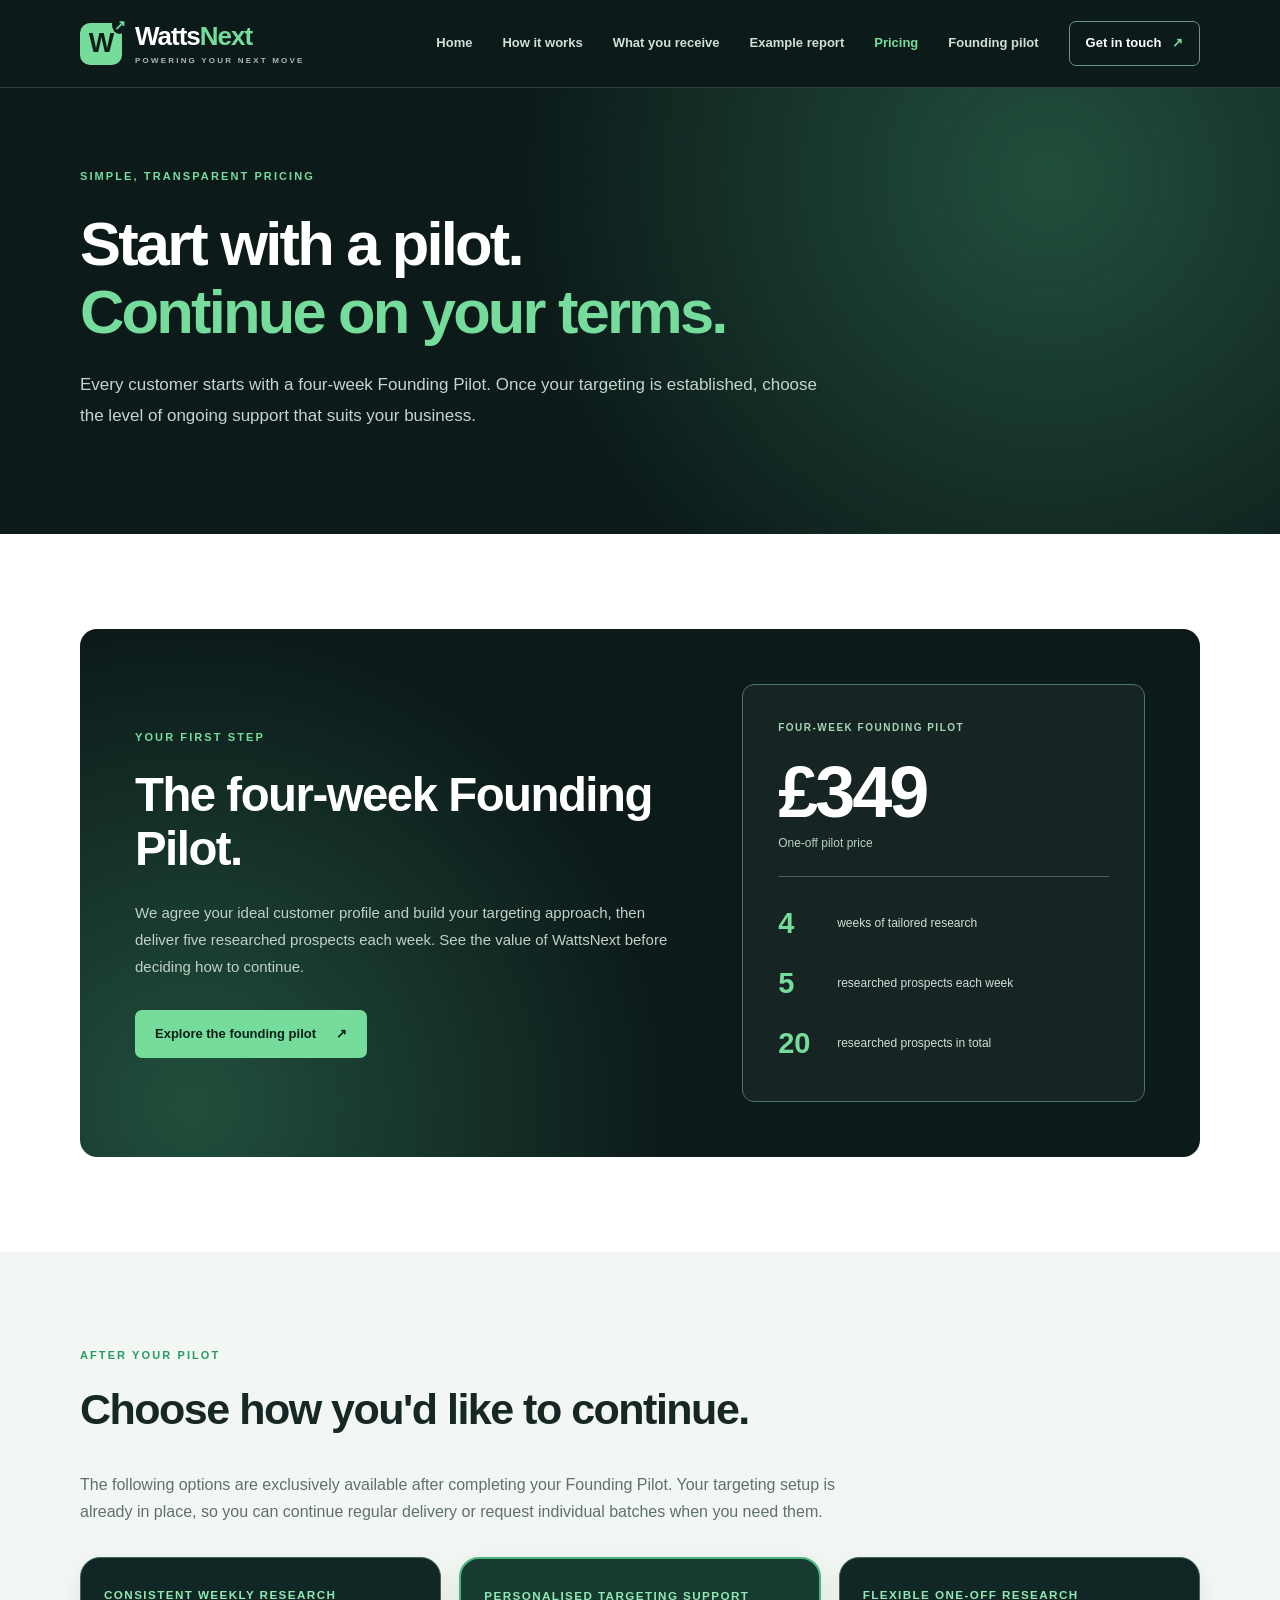
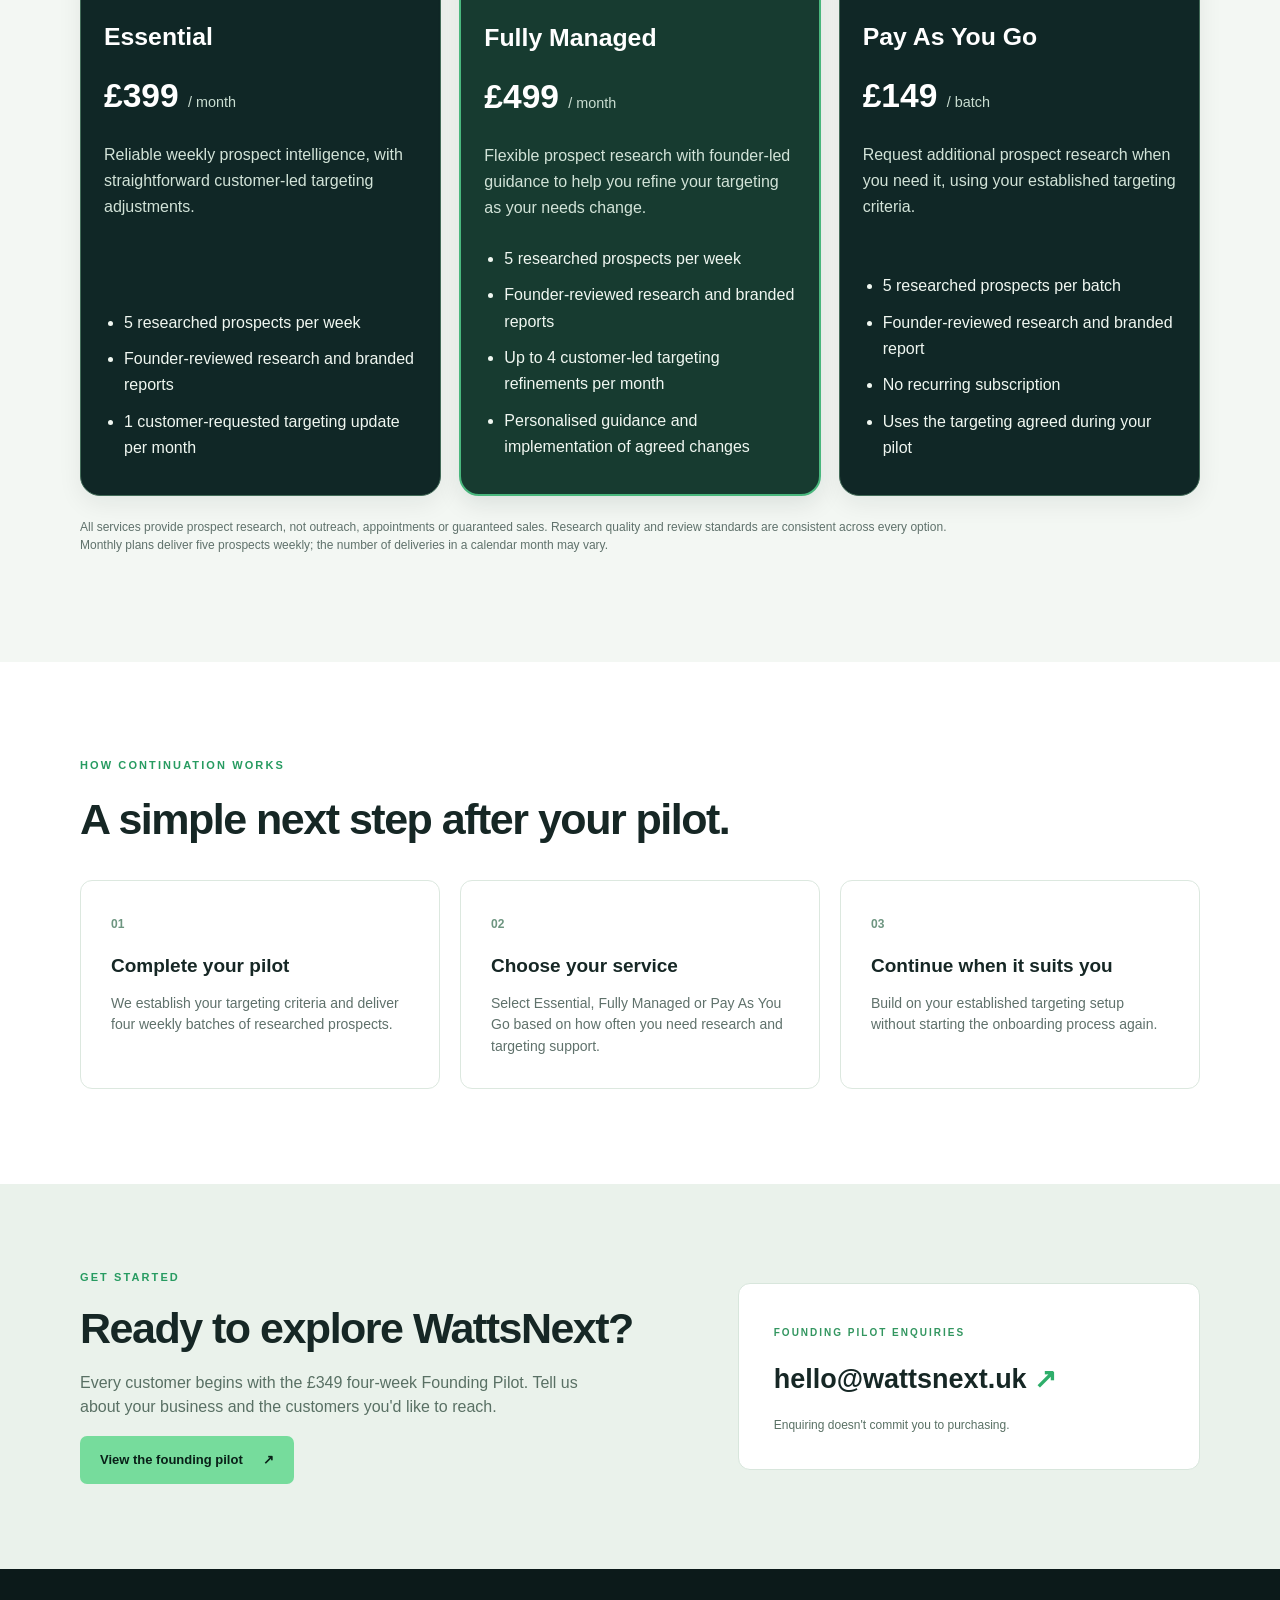
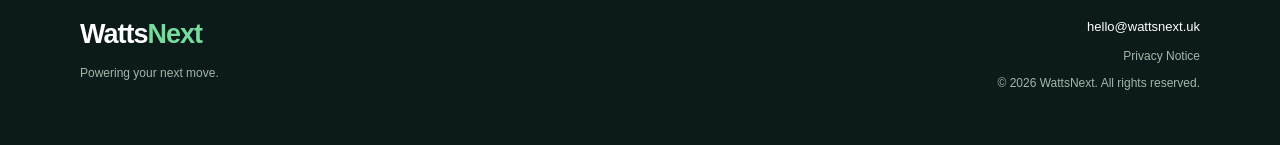
<file: pricing.html>
<!doctype html><html lang="en-GB"><head><meta charset="utf-8"><meta name="viewport" content="width=device-width, initial-scale=1"><meta name="description" content="WattsNext pricing: £349 four-week founding pilot, then flexible ongoing prospect research from £399 per month or £149 per batch."><title>Pricing | WattsNext</title><link rel="stylesheet" href="styles.css?v=20261103-contrastfix"></head><body><header class="site-header"><div class="wrap nav"><a class="brand" href="index.html" aria-label="WattsNext home"><span class="mark">W<span class="spark">↗</span></span><span>Watts<span class="green">Next</span><small>POWERING YOUR NEXT MOVE</small></span></a><button class="mobile-menu-toggle" type="button" aria-controls="primary-navigation" aria-expanded="false" aria-label="Open navigation menu"><span class="menu-icon" aria-hidden="true">☰</span><span class="menu-label">Menu</span></button><nav id="primary-navigation" aria-label="Main navigation"><a href="index.html">Home</a><a href="how-it-works.html">How it works</a><a href="index.html#deliverables">What you receive</a><a href="example-report.html">Example report</a><a href="pricing.html" aria-current="page">Pricing</a><a href="founding-pilot.html">Founding pilot</a><a class="nav-contact" href="mailto:hello@wattsnext.uk?subject=WattsNext%20enquiry">Get in touch <span aria-hidden="true">↗</span></a></nav></div></header><main>
<section class="inner-hero"><div class="wrap"><div class="section-label light">SIMPLE, TRANSPARENT PRICING</div><h1>Start with a pilot.<br><em>Continue on your terms.</em></h1><p class="lead">Every customer starts with a four-week Founding Pilot. Once your targeting is established, choose the level of ongoing support that suits your business.</p></div></section>
<section class="section"><div class="wrap"><div class="pilot-card pilot-page-card"><div><div class="section-label light">YOUR FIRST STEP</div><h2>The four-week Founding Pilot.</h2><p>We agree your ideal customer profile and build your targeting approach, then deliver five researched prospects each week. See the value of WattsNext before deciding how to continue.</p><a class="btn primary" href="founding-pilot.html">Explore the founding pilot <span aria-hidden="true">↗</span></a></div><div class="price-box"><div class="price-label">FOUR-WEEK FOUNDING PILOT</div><div class="price">£349</div><div class="price-sub">One-off pilot price</div><div class="price-rule"></div><div class="metric"><strong>4</strong><span>weeks of tailored research</span></div><div class="metric"><strong>5</strong><span>researched prospects each week</span></div><div class="metric"><strong>20</strong><span>researched prospects in total</span></div></div></div></div></section>
<section class="section muted-section" id="after-pilot"><div class="wrap"><div class="section-label">AFTER YOUR PILOT</div><h2 class="inner-title">Choose how you'd like to continue.</h2><p class="pricing-intro">The following options are exclusively available after completing your Founding Pilot. Your targeting setup is already in place, so you can continue regular delivery or request individual batches when you need them.</p><div class="pricing-grid">
<article class="pricing-plan"><div class="pricing-kicker">CONSISTENT WEEKLY RESEARCH</div><h3>Essential</h3><div class="pricing-amount">£399 <span>/ month</span></div><p>Reliable weekly prospect intelligence, with straightforward customer-led targeting adjustments.</p><ul><li>5 researched prospects per week</li><li>Founder-reviewed research and branded reports</li><li>1 customer-requested targeting update per month</li></ul></article>
<article class="pricing-plan featured"><div class="pricing-kicker">PERSONALISED TARGETING SUPPORT</div><h3>Fully Managed</h3><div class="pricing-amount">£499 <span>/ month</span></div><p>Flexible prospect research with founder-led guidance to help you refine your targeting as your needs change.</p><ul><li>5 researched prospects per week</li><li>Founder-reviewed research and branded reports</li><li>Up to 4 customer-led targeting refinements per month</li><li>Personalised guidance and implementation of agreed changes</li></ul></article>
<article class="pricing-plan"><div class="pricing-kicker">FLEXIBLE ONE-OFF RESEARCH</div><h3>Pay As You Go</h3><div class="pricing-amount">£149 <span>/ batch</span></div><p>Request additional prospect research when you need it, using your established targeting criteria.</p><ul><li>5 researched prospects per batch</li><li>Founder-reviewed research and branded report</li><li>No recurring subscription</li><li>Uses the targeting agreed during your pilot</li></ul></article>
</div><p class="fine-print pricing-note">All services provide prospect research, not outreach, appointments or guaranteed sales. Research quality and review standards are consistent across every option. Monthly plans deliver five prospects weekly; the number of deliveries in a calendar month may vary.</p></div></section>
<section class="section"><div class="wrap"><div class="section-label">HOW CONTINUATION WORKS</div><h2 class="inner-title">A simple next step after your pilot.</h2><div class="detail-steps three"><article class="detail-step"><span class="step-number">01</span><h3>Complete your pilot</h3><p>We establish your targeting criteria and deliver four weekly batches of researched prospects.</p></article><article class="detail-step"><span class="step-number">02</span><h3>Choose your service</h3><p>Select Essential, Fully Managed or Pay As You Go based on how often you need research and targeting support.</p></article><article class="detail-step"><span class="step-number">03</span><h3>Continue when it suits you</h3><p>Build on your established targeting setup without starting the onboarding process again.</p></article></div></div></section>
<section class="contact-section"><div class="wrap contact-grid"><div><div class="section-label">GET STARTED</div><h2>Ready to explore WattsNext?</h2><p>Every customer begins with the £349 four-week Founding Pilot. Tell us about your business and the customers you'd like to reach.</p><a class="btn primary" href="founding-pilot.html">View the founding pilot <span aria-hidden="true">↗</span></a></div><div class="contact-box"><span>FOUNDING PILOT ENQUIRIES</span><a href="mailto:hello@wattsnext.uk?subject=WattsNext%20founding%20pilot%20enquiry">hello@wattsnext.uk <span aria-hidden="true">↗</span></a><p>Enquiring doesn't commit you to purchasing.</p></div></div></section>
</main><footer><div class="wrap footer-grid"><div><a class="footer-brand" href="index.html">Watts<span class="green">Next</span></a><p>Powering your next move.</p></div><div class="footer-right"><a href="mailto:hello@wattsnext.uk">hello@wattsnext.uk</a><p><a href="https://docs.google.com/document/d/1ftN30DPU0YbhLh_8CklvsjxT-NBt7JfH/edit?usp=drivesdk&amp;ouid=116151901559799536463&amp;rtpof=true&amp;sd=true" target="_blank" rel="noopener noreferrer">Privacy Notice</a></p><p>© <span id="year">2026</span> WattsNext. All rights reserved.</p></div></div></footer><script>document.getElementById('year').textContent=new Date().getFullYear();</script><script>(function(){const toggle=document.querySelector('.mobile-menu-toggle');const nav=document.getElementById('primary-navigation');if(!toggle||!nav)return;function close(){toggle.setAttribute('aria-expanded','false');toggle.setAttribute('aria-label','Open navigation menu');nav.classList.remove('menu-open')}toggle.addEventListener('click',function(){const open=toggle.getAttribute('aria-expanded')!=='true';toggle.setAttribute('aria-expanded',String(open));toggle.setAttribute('aria-label',open?'Close navigation menu':'Open navigation menu');nav.classList.toggle('menu-open',open)});nav.querySelectorAll('a').forEach(a=>a.addEventListener('click',close));document.addEventListener('keydown',e=>{if(e.key==='Escape')close()});window.addEventListener('resize',()=>{if(window.innerWidth>850)close()})})();</script><script data-goatcounter="https://chris-wattsnext.goatcounter.com/count" async src="https://gc.zgo.at/count.js"></script></body></html>
</file>
<file: styles.css>
:root{--dark:#0c1a1a;--dark2:#102726;--green:#76dc9c;--green2:#40b977;--ink:#162725;--muted:#5f716b;--light:#f3f7f3;--line:#dce8df}*{box-sizing:border-box}html{scroll-behavior:smooth}body{margin:0;font-family:Arial,Helvetica,sans-serif;color:var(--ink);line-height:1.55}a{text-decoration:none;color:inherit}.wrap{width:min(1120px,calc(100% - 48px));margin:auto}.site-header{background:var(--dark);color:#fff;border-bottom:1px solid #29403b}.nav{min-height:87px;display:flex;align-items:center;justify-content:space-between;gap:24px}.brand{display:flex;align-items:center;gap:13px;font-size:26px;font-weight:800;letter-spacing:-1px;line-height:1}.brand small{display:block;font-size:8px;letter-spacing:2.2px;color:#a9bcb4;margin-top:8px;font-weight:600}.green{color:var(--green)}.mark{width:42px;height:42px;background:var(--green);color:#0c2019;display:grid;place-items:center;border-radius:10px;font-size:27px;font-weight:900;position:relative}.spark{position:absolute;font-size:14px;right:-5px;top:-7px;background:var(--dark);color:var(--green);border-radius:50%;padding:2px}.nav nav{display:flex;align-items:center;gap:30px;font-size:13px;font-weight:600}.nav nav>a:not(.nav-contact){color:#d1dfd6}.nav nav>a:hover{color:var(--green)}.nav-contact{border:1px solid #6c9680;border-radius:7px;padding:11px 16px}.nav-contact span{color:var(--green);margin-left:7px}.hero{background:radial-gradient(circle at 78% 35%,#173c32 0%,transparent 43%),var(--dark);color:#fff;padding:90px 0 100px;overflow:hidden}.hero-grid{display:grid;grid-template-columns:1.1fr .9fr;gap:55px;align-items:center}.eyebrow,.section-label{font-size:11px;font-weight:800;letter-spacing:2.1px;color:#279b61}.eyebrow{color:var(--green);display:flex;align-items:center;gap:11px}.dot{height:7px;width:7px;background:var(--green);border-radius:50%;box-shadow:0 0 0 5px #75db9a24}h1,h2,h3,p{margin-top:0}h1{font-size:clamp(42px,5.1vw,68px);letter-spacing:-2.8px;line-height:1.1;margin:25px 0}h1 em{font-style:normal;color:var(--green)}.lead{font-size:17px;color:#c4d5ce;max-width:565px;line-height:1.8}.actions{display:flex;gap:13px;flex-wrap:wrap;margin-top:31px}.btn{display:inline-flex;align-items:center;justify-content:center;gap:20px;border-radius:7px;padding:14px 20px;font-size:13px;font-weight:800;transition:transform .15s}.btn:hover{transform:translateY(-2px)}.primary{background:var(--green);color:#092018}.secondary{border:1px solid #5c7770;color:#fff}.hero-note{font-size:12px;color:#9eb5aa;display:flex;align-items:center;gap:11px;margin-top:39px}.line{width:27px;height:1px;background:var(--green)}.hero-visual{position:relative;padding:25px 0 30px}.glow{position:absolute;width:380px;height:380px;background:#64d99918;border-radius:50%;filter:blur(22px);left:30px;top:10px}.report{position:relative;max-width:440px;margin:auto;background:#f8faf7;color:var(--ink);border-radius:13px;box-shadow:0 35px 70px #0007;transform:rotate(2deg);padding:30px}.report-top{display:flex;justify-content:space-between;align-items:center;gap:8px;font-size:10px;font-weight:900;color:#1d3730}.report-top>span:last-child{font-size:7px;letter-spacing:1px;color:#7a8d85}.report-title{font-size:28px;letter-spacing:-1px;line-height:1.15;font-weight:800;margin-top:38px}.report-sub{font-size:10px;color:#80928a;margin-top:9px;margin-bottom:27px}.report-row{display:flex;align-items:center;gap:12px;border-top:1px solid #e3eae4;padding:17px 0}.avatar{width:34px;height:34px;background:#e2f3e8;color:#278d58;display:grid;place-items:center;border-radius:8px;font-size:11px;font-weight:800}.fake-lines{flex:1;display:grid;gap:7px}.fake-lines b,.fake-lines i{height:7px;background:#d7e3da;border-radius:8px;width:82%}.fake-lines i{width:60%;height:5px;background:#e9efea}.score{font-size:8px;color:#23804f;background:#d9f5e3;border-radius:4px;padding:6px;font-weight:800;white-space:nowrap}.score.medium{color:#96711e;background:#f8edcb}.report-footer{display:flex;justify-content:space-between;border-top:1px solid #e3eae4;padding-top:17px;font-size:8px;color:#899b90;letter-spacing:1px;font-weight:800}.float-chip{position:absolute;right:-18px;bottom:10px;background:#1c3d32;color:#fff;border:1px solid #47735a;box-shadow:0 15px 35px #0006;border-radius:8px;padding:12px 16px;font-size:12px;font-weight:700;transform:rotate(-2deg)}.check{background:var(--green);color:#0d231a;border-radius:50%;padding:2px 5px;margin-right:8px}.intro{padding:72px 0;background:#eaf2eb}.intro-grid{display:grid;grid-template-columns:230px 1fr;gap:35px}.intro h2{font-size:clamp(26px,3.1vw,38px);line-height:1.28;letter-spacing:-1px;max-width:820px}.intro h2 span,.deliverables h2 span{color:#6b8275}.intro p{max-width:750px;color:#51665a}.section{padding:95px 0}.section-heading{display:flex;justify-content:space-between;align-items:end;gap:60px;margin:18px 0 38px}.section-heading h2,.deliverables h2,.contact-section h2{font-size:clamp(30px,3.5vw,43px);line-height:1.18;letter-spacing:-1.5px;max-width:650px;margin:0}.section-heading p{color:var(--muted);max-width:310px;margin:0}.steps{display:grid;grid-template-columns:repeat(3,1fr);gap:18px}.step{background:#f4f8f4;border:1px solid #e2eae2;border-radius:11px;padding:29px}.step-number{font-size:12px;font-weight:800;color:#6d9580}.step-icon{font-size:35px;color:#268b59;margin:23px 0 17px}.step h3{font-size:18px;line-height:1.3}.step p{font-size:13px;color:#5b6e63;margin:0}.deliverables{background:#f0f5f0}.deliver-grid{display:grid;grid-template-columns:1.1fr .9fr;gap:95px;align-items:center}.deliverables h2{margin:19px 0 22px}.deliverables p{color:#596e62;max-width:570px}.feature-list{list-style:none;padding:0;margin:28px 0 0}.feature-list li{margin:14px 0;font-size:14px;font-weight:600;display:flex;gap:13px}.feature-list li span{color:#2eac69;font-weight:900}.deliver-card{background:var(--dark2);color:#fff;border-radius:13px;padding:48px 42px;box-shadow:20px 20px 0 #dce8de}.card-label{color:var(--green);font-size:10px;letter-spacing:2px;font-weight:800}.big-quote{font-size:clamp(29px,3vw,42px);font-weight:800;letter-spacing:-1.3px;line-height:1.2;margin:35px 0}.card-rule{height:1px;background:#45665a;margin-bottom:24px}.deliver-card p{font-size:13px;color:#b9cec2;line-height:1.8;margin:0}.pilot-section{background:#fff}.pilot-card{background:var(--dark);border-radius:17px;color:#fff;padding:65px;display:grid;grid-template-columns:1fr .75fr;gap:70px;align-items:center;background-image:radial-gradient(circle at 10% 90%,#214f3c,transparent 43%)}.section-label.light{color:var(--green)}.pilot-card h2{font-size:clamp(32px,3.7vw,49px);letter-spacing:-1.5px;line-height:1.15;margin:22px 0}.pilot-card p{color:#c1d1c7;font-size:15px;line-height:1.8;margin-bottom:30px}.price-box{border:1px solid #4b7662;border-radius:12px;padding:35px;background:#ffffff0b}.price-label{font-size:10px;letter-spacing:1.5px;color:#a6d4b7;font-weight:800}.price{font-size:72px;font-weight:800;letter-spacing:-3px;line-height:1.15;margin-top:15px}.price-sub{font-size:12px;color:#b8d0bf}.price-rule{height:1px;background:#476457;margin:24px 0}.metric{display:flex;align-items:center;gap:17px;margin-top:15px}.metric strong{font-size:29px;color:var(--green);min-width:42px}.metric span{font-size:12px;color:#d0dfd4}.contact-section{background:#eaf2eb;padding:85px 0}.contact-grid{display:grid;grid-template-columns:1fr .8fr;gap:80px;align-items:center}.contact-section h2{margin:17px 0}.contact-section p{color:#597064;max-width:540px}.contact-box{background:#fff;border:1px solid #d8e6dc;border-radius:12px;padding:35px}.contact-box>span{font-size:10px;letter-spacing:2px;font-weight:800;color:#339660}.contact-box>a{display:block;font-size:clamp(18px,2.3vw,27px);font-weight:800;margin:15px 0;word-break:break-word}.contact-box>a span{color:#2eae6a}.contact-box p{font-size:12px;margin:0}footer{background:#0c1a1a;color:#fff;padding:45px 0}.footer-grid{display:flex;justify-content:space-between;gap:40px}.footer-brand{font-size:27px;font-weight:800;letter-spacing:-1px}footer p{font-size:12px;color:#a2b8aa;margin:8px 0}.footer-right{text-align:right}.footer-right>a{font-size:13px}.footer-notice{max-width:450px;font-size:11px}@media(max-width:850px){.nav nav{gap:13px}.nav nav>a:not(.nav-contact){display:none}.hero-grid,.deliver-grid,.pilot-card{grid-template-columns:1fr}.hero{padding:65px 0}.hero-visual{max-width:500px;margin:auto;width:100%}.intro-grid{grid-template-columns:1fr;gap:12px}.section-heading{display:block}.section-heading p{margin-top:15px}.deliver-grid,.pilot-card{gap:38px}.pilot-card{padding:40px}.contact-grid{gap:30px}}@media(max-width:600px){.wrap{width:min(100% - 34px,1120px)}.nav{min-height:75px}.brand{font-size:23px}.brand small{font-size:7px}.nav-contact{font-size:11px;padding:9px}.hero{padding:56px 0 72px}h1{letter-spacing:-1.7px}.lead{font-size:15px}.report{padding:23px}.float-chip{right:0}.intro,.section,.contact-section{padding:60px 0}.steps{grid-template-columns:1fr}.deliver-card{padding:32px;box-shadow:10px 10px 0 #dce8de}.pilot-card{padding:29px}.price{font-size:58px}.contact-grid{grid-template-columns:1fr}.contact-box{padding:24px}.footer-grid{display:block}.footer-right{text-align:left;margin-top:24px}}

/* Additional pages and responsive navigation */
.inner-hero{background:radial-gradient(circle at 82% 20%,#214f3c 0%,transparent 48%),var(--dark);color:#fff;padding:80px 0 86px}.inner-hero h1{max-width:920px;font-size:clamp(39px,4.8vw,62px)}.inner-hero .lead{max-width:740px}.inner-title{font-size:clamp(30px,3.4vw,43px);letter-spacing:-1.5px;line-height:1.2;max-width:820px;margin:20px 0 35px}.detail-steps{display:grid;grid-template-columns:repeat(2,minmax(0,1fr));gap:20px}.detail-steps.three{grid-template-columns:repeat(3,minmax(0,1fr))}.detail-step,.info-card{border:1px solid var(--line);border-radius:12px;background:#fff;padding:30px}.detail-step h3,.info-card h3{font-size:19px;margin:15px 0 12px}.detail-step p,.info-card p{font-size:14px;color:var(--muted);margin:0}.muted-section{background:var(--light)}.info-grid{display:grid;grid-template-columns:repeat(2,minmax(0,1fr));gap:18px}.end-cta{display:flex;justify-content:space-between;align-items:center;gap:30px}.end-cta h2{font-size:clamp(28px,3vw,40px);margin:15px 0}.end-cta p{color:var(--muted)}.fine-print{margin-top:32px;font-size:12px;color:var(--muted);max-width:880px}.pilot-page-card{padding:55px}
@media(max-width:850px){.nav{flex-wrap:wrap;padding:14px 0}.nav nav{display:flex;flex-wrap:wrap;justify-content:flex-start;width:100%;gap:10px 17px}.nav nav>a:not(.nav-contact){display:inline;color:#d1dfd6}.nav-contact{padding:7px 10px}.detail-steps.three{grid-template-columns:1fr}.end-cta{display:block}.end-cta .btn{margin-top:12px}}
@media(max-width:600px){.inner-hero{padding:55px 0 65px}.detail-steps,.info-grid{grid-template-columns:1fr}.detail-step,.info-card{padding:24px}.pilot-page-card{padding:29px}.nav nav{font-size:12px;gap:9px 13px}.nav nav>a:not(.nav-contact){display:inline}}

/* Fictional preview based on the actual WattsNext PDF report layout */
.report-showcase{background:#edf4ee}.showcase-layout{display:grid;grid-template-columns:minmax(0,1.3fr) minmax(250px,.7fr);gap:50px;align-items:start}.document-preview{background:#fff;color:#23313b;border:1px solid #dce8df;box-shadow:0 20px 55px #10272620;padding:34px 35px 22px;font-family:Arial,Helvetica,sans-serif}.document-top{display:flex;justify-content:space-between;gap:20px;align-items:start}.document-top strong{font-size:19px;letter-spacing:-.7px}.document-top strong span{color:#40b977}.document-top small{text-align:right;font-size:8px;color:#53636b;letter-spacing:.4px;line-height:1.5}.document-accent{height:2px;width:42px;background:#95bba4;margin:26px 0 22px}.document-overline{font-size:9px;font-weight:700;letter-spacing:1px;color:#64736d;margin-bottom:9px}.document-mini-table{display:grid;grid-template-columns:1fr 90px 52px;align-items:center;gap:6px 12px;font-size:10px;border-top:1px solid #cddbd0;border-bottom:1px solid #cddbd0;padding:10px 0;margin-bottom:34px}.document-mini-table>span{font-size:8px;color:#73837a;font-weight:800}.document-mini-table b{font-size:10px}.document-heading{display:flex;justify-content:space-between;gap:20px;align-items:start;margin-bottom:22px}.document-heading h3{font-family:Georgia,serif;font-size:23px;line-height:1.18;font-weight:400;margin:0 0 9px}.document-heading p{font-size:10px;color:#5e6e69;margin:0}.document-score{text-align:right;min-width:110px}.document-score small{display:block;font-size:9px;color:#5c6b64}.document-score strong{display:block;font-size:22px;line-height:1.2;color:#243d31}.document-section{margin:16px 0}.document-section h4{font-size:12px;margin:0 0 6px;font-weight:800}.document-section h5{font-size:9px;margin:13px 0 4px;letter-spacing:.3px}.document-section p{font-size:10px;line-height:1.6;margin:0;color:#39494a}.document-contacts{border-top:1px solid #e2eae2;padding-top:14px}.document-foot{border-top:1px solid #e3ebe4;margin-top:25px;padding-top:10px;color:#87958d;font-size:8px}.showcase-aside{padding-top:20px}.showcase-aside h3{font-size:clamp(24px,2.5vw,35px);line-height:1.2;letter-spacing:-1px;margin:20px 0}.showcase-aside p{font-size:14px;color:#5f716b;line-height:1.8}.showcase-disclaimer{background:#fff;border-left:3px solid #40b977;padding:17px 19px;margin:23px 0}.showcase-disclaimer strong{font-size:13px}.showcase-disclaimer p{font-size:12px;margin:5px 0 0}.showcase-aside .btn{margin-top:6px}
@media(max-width:850px){.showcase-layout{grid-template-columns:1fr;gap:28px}.showcase-aside{padding-top:0}}@media(max-width:600px){.document-preview{padding:22px 17px}.document-heading h3{font-size:19px}.document-score{min-width:80px}.document-score strong{font-size:17px}.document-mini-table{grid-template-columns:1fr 54px 38px;gap:7px}.document-top strong{font-size:16px}}

/* Dedicated example report and compact pilot preview */
.preview-teaser{background:#edf4ee}.teaser-grid{display:grid;grid-template-columns:1.1fr .8fr;gap:70px;align-items:center}.teaser-grid p{max-width:620px;color:#5f716b;line-height:1.8;margin:20px 0 24px}.teaser-document{background:#fff;border:1px solid #dce8df;border-radius:12px;padding:30px;box-shadow:0 18px 50px #10272616;transform:rotate(1deg)}.teaser-top{font-weight:800;font-size:21px}.teaser-top small{float:right;font-size:8px;color:#6a8073;letter-spacing:1px}.teaser-rule{width:42px;height:2px;background:#8ab79a;margin:28px 0}.teaser-name{font-family:Georgia,serif;font-size:23px}.teaser-score{font-weight:800;color:#278c58;margin:10px 0 23px}.teaser-lines{display:grid;gap:9px}.teaser-lines b,.teaser-lines i{height:8px;border-radius:5px;background:#d8e5da;width:90%}.teaser-lines i{height:6px;background:#e8efe9;width:72%}.teaser-caption{font-size:9px;letter-spacing:1px;color:#778d7f;margin-top:25px}.example-report-page{background:#edf4ee}.report-disclaimer{border-left:4px solid #40b977;background:#fff;padding:18px 22px;margin:0 0 34px}.report-disclaimer p{margin:6px 0 0;font-size:13px;color:#5f716b}.example-report-layout{display:grid;grid-template-columns:minmax(0,1.25fr) minmax(250px,.75fr);gap:45px;align-items:start}.report-preview-stack{display:grid;gap:28px;min-width:0}.sample-doc-title{font-family:Georgia,serif;font-size:27px;font-weight:400;margin:10px 0 16px}.sample-doc-copy{font-size:11px;color:#39494a;line-height:1.7}.sample-summary-metrics{display:grid;grid-template-columns:repeat(3,1fr);gap:10px;background:#f2f6f2;padding:20px 12px;margin:24px 0}.sample-summary-metrics div{display:grid;justify-items:center;text-align:center}.sample-summary-metrics strong{font-size:24px}.sample-summary-metrics span{font-size:9px;color:#5f716b}.sample-summary h4{font-size:13px;margin-bottom:6px}.example-report-page .showcase-aside{position:sticky;top:25px}.nav nav a[aria-current=page]{color:var(--green)!important}
/* Allow visitors to reach every page on small screens, instead of hiding the links. */
@media(max-width:850px){.nav{flex-wrap:wrap;padding:13px 0;gap:12px}.nav nav{width:100%;overflow-x:auto;white-space:nowrap;padding-bottom:7px;gap:18px}.nav nav>a:not(.nav-contact){display:inline-block}.teaser-grid,.example-report-layout{grid-template-columns:1fr;gap:30px}.example-report-page .showcase-aside{position:static}}
@media(max-width:600px){.teaser-document{padding:22px}.teaser-top small{float:none;display:block;margin-top:7px}.example-report-page .document-preview{padding:22px 17px}.example-report-page .document-heading{flex-wrap:wrap}.example-report-page .document-score{text-align:left}.nav nav{font-size:12px}}

/* Mobile navigation refinement, October 2026 */
.mobile-menu-toggle{display:none;align-items:center;gap:9px;border:1px solid #628875;border-radius:9px;background:transparent;color:#fff;font:700 14px Arial,Helvetica,sans-serif;padding:10px 14px;cursor:pointer}
.mobile-menu-toggle:focus-visible,.nav nav a:focus-visible{outline:3px solid var(--green);outline-offset:3px}
.menu-icon{font-size:19px;line-height:1}.menu-label{line-height:1.2}
@media(max-width:850px){
.site-header .nav{display:flex;flex-wrap:wrap;align-items:center;justify-content:space-between;gap:12px;padding:12px 0;min-height:74px}
.site-header .brand{min-width:0}
.mobile-menu-toggle{display:inline-flex;margin-left:auto}
.site-header .nav nav{display:none!important;flex-direction:column;align-items:stretch;gap:0;width:100%;padding:6px 0 9px;margin:0;overflow:visible;white-space:normal;border-top:1px solid #29403b}
.site-header .nav nav.menu-open{display:flex!important}
.site-header .nav nav>a,.site-header .nav nav>a:not(.nav-contact){display:block!important;color:#d1dfd6;padding:13px 8px;font-size:15px;border-bottom:1px solid #29403b}
.site-header .nav nav>.nav-contact{margin-top:9px;border:1px solid #628875;border-radius:8px;text-align:center}
}
@media(max-width:600px){.site-header .brand{font-size:21px}.site-header .mark{width:38px;height:38px;font-size:24px}.mobile-menu-toggle{padding:9px 12px}.example-report-page .sample-summary{padding-bottom:20px}}

/* Pricing page — November 2026 */
.pricing-intro{max-width:760px;margin:0 0 32px;color:var(--muted,#b8c9c4);line-height:1.7}
.pricing-grid{display:grid;grid-template-columns:repeat(3,minmax(0,1fr));gap:18px;align-items:stretch}
.pricing-plan{border:1px solid rgba(128,192,167,.29);border-radius:20px;padding:28px 23px;background:rgba(9,32,29,.52);display:flex;flex-direction:column;min-width:0}
.pricing-plan.featured{border-color:#71dba4;background:rgba(44,100,73,.18)}
.pricing-kicker{font-size:.73rem;font-weight:800;letter-spacing:.12em;color:#77dca7;margin-bottom:14px}
.pricing-plan h3{font-size:1.55rem;margin:0 0 13px;color:#f4f9f6}
.pricing-amount{font-size:2.1rem;font-weight:800;color:#fff;white-space:nowrap;margin-bottom:20px}
.pricing-amount span{font-size:.9rem;font-weight:500;color:#c0d0c9}
.pricing-plan p{line-height:1.65;color:#c7d5cf;margin:0 0 19px}
.pricing-plan ul{padding-left:20px;margin:auto 0 0;color:#e3efe9;line-height:1.65}
.pricing-plan li{padding:5px 0}
.pricing-note{margin-top:22px}
@media(max-width:850px){.pricing-grid{grid-template-columns:1fr}.pricing-plan{padding:25px 22px}.pricing-amount{font-size:2rem}}

/* Pricing cards: solid, accessible colours on the light after-pilot section. */
.pricing-plan{background:#102726;border:1px solid #426b58;color:#f4f9f6;box-shadow:0 8px 24px rgba(12,26,26,.07)}
.pricing-plan.featured{background:#173b30;border:2px solid #49b77d;color:#fff;box-shadow:0 8px 24px rgba(12,26,26,.10)}
.pricing-plan .pricing-kicker,.pricing-plan.featured .pricing-kicker{color:#91e8b3}
.pricing-plan h3,.pricing-plan.featured h3,.pricing-plan .pricing-amount,.pricing-plan.featured .pricing-amount{color:#fff}
.pricing-plan .pricing-amount span,.pricing-plan.featured .pricing-amount span{color:#c9ddd1}
.pricing-plan p,.pricing-plan.featured p{color:#d2e3d8}
.pricing-plan ul,.pricing-plan.featured ul{color:#f0f7f1}
</file>
